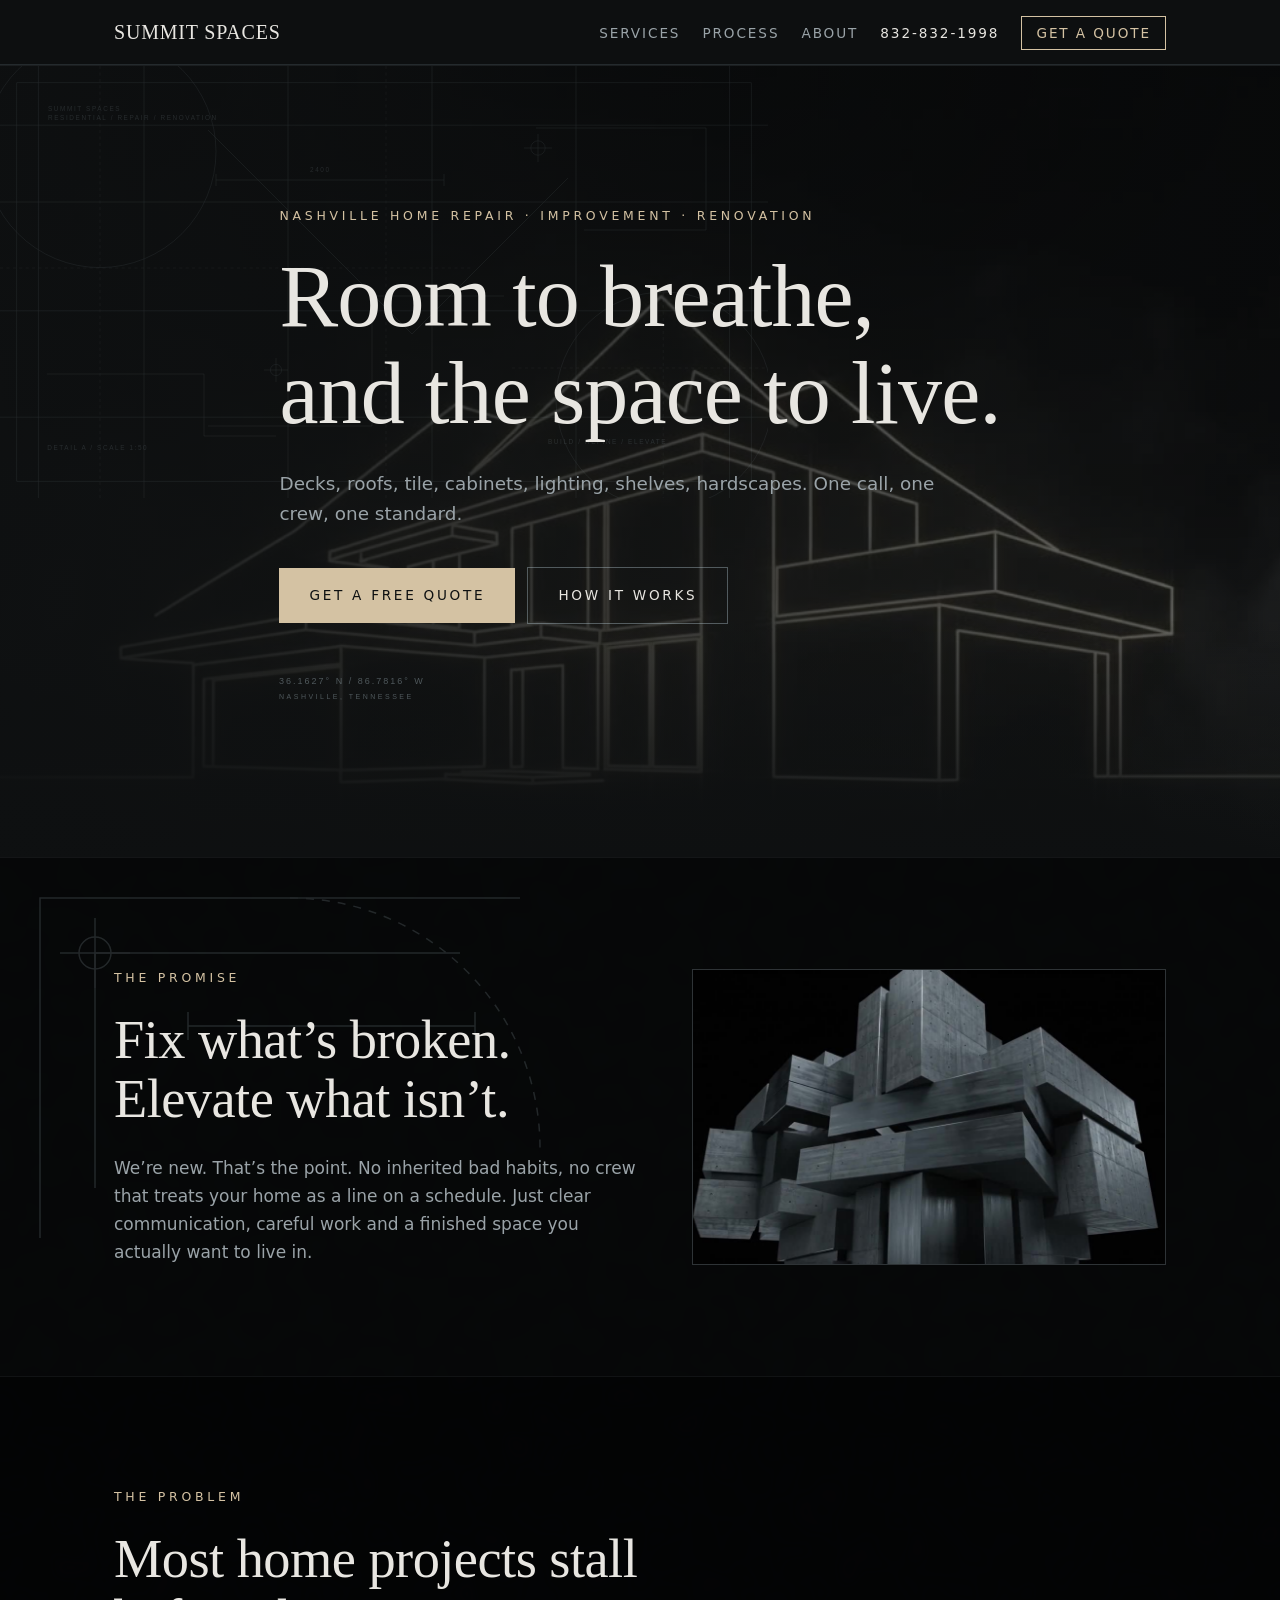
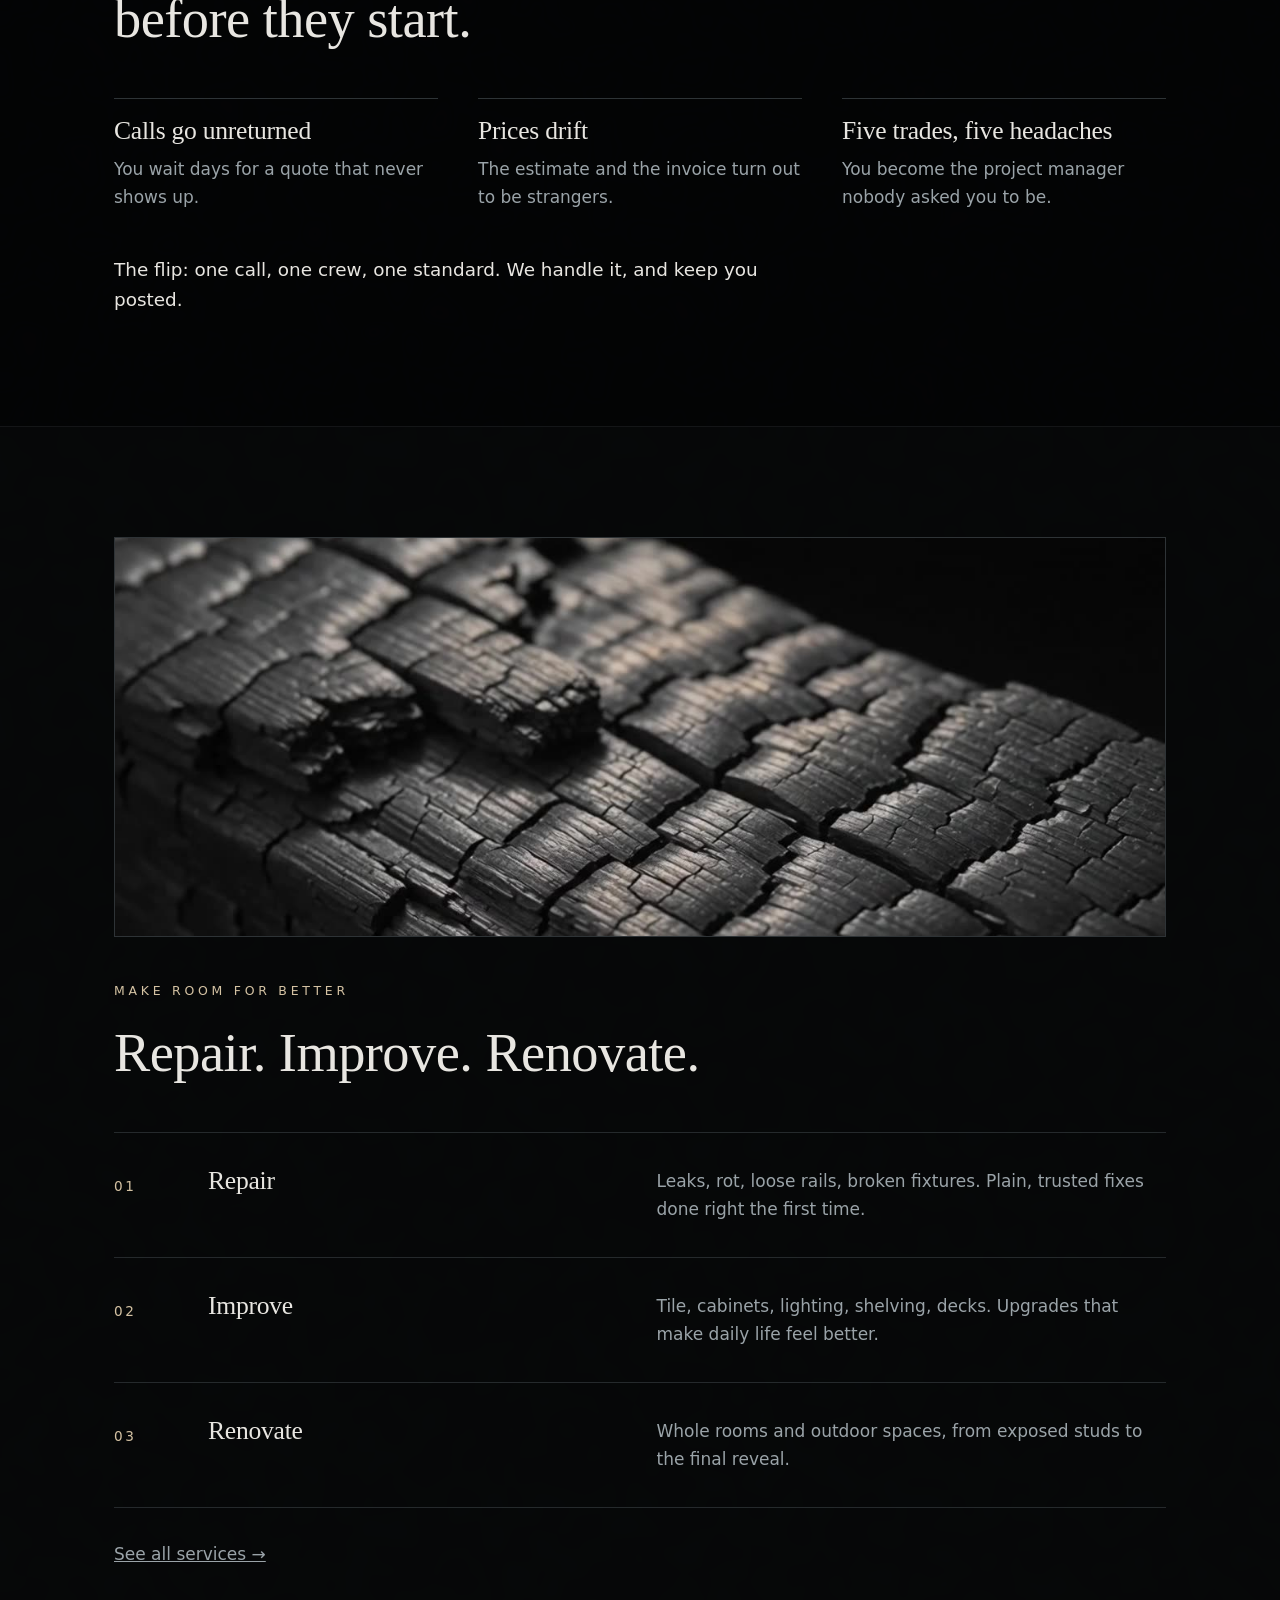
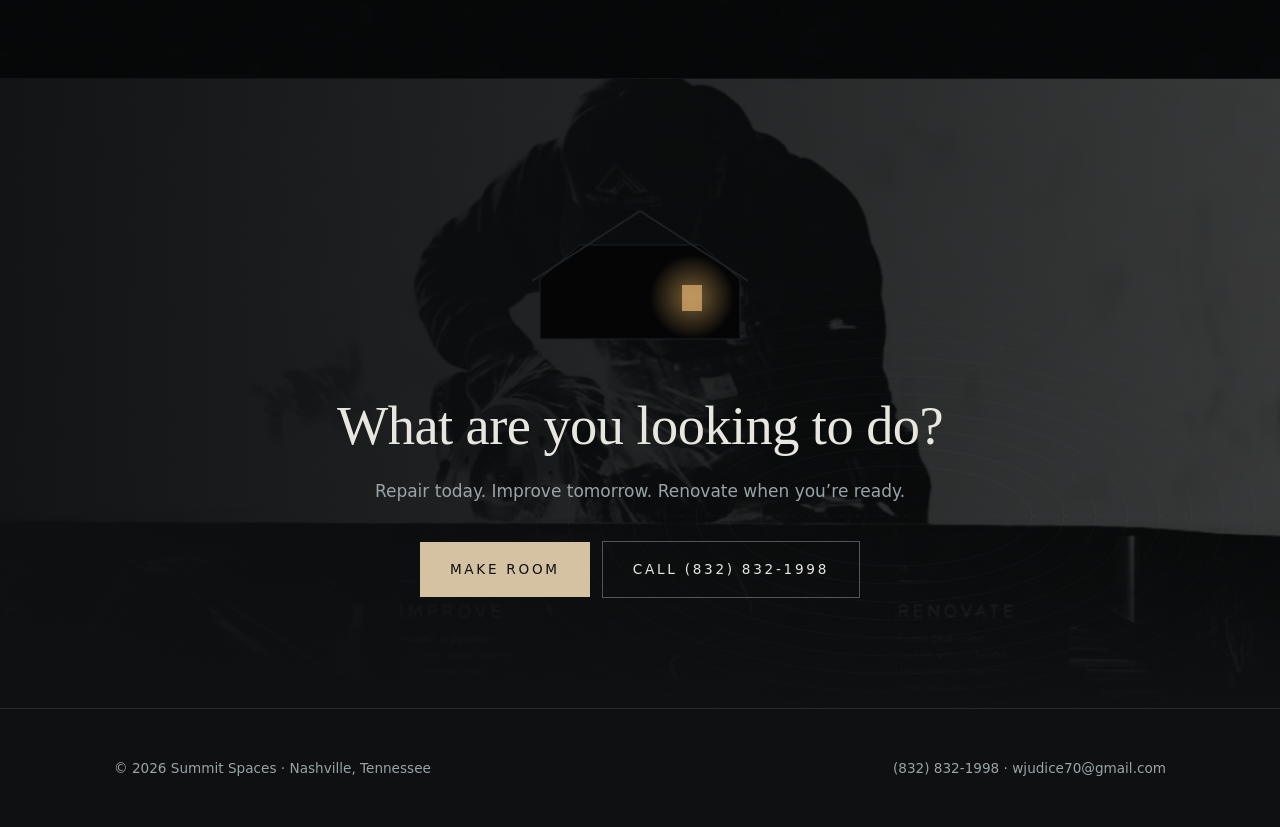
<file: summit-spaces/index.html>
<!doctype html>
<html lang="en"><head><meta charset="utf-8"><meta name="viewport" content="width=device-width,initial-scale=1">
<title>Summit Spaces | Home Repair & Renovation in Nashville</title><meta name="description" content="Room to breathe, and the space to live. One call, one crew, one standard for repairs, improvements and renovations in Nashville.">
<meta property="og:title" content="Summit Spaces | Home Repair & Renovation in Nashville"><meta property="og:description" content="Room to breathe, and the space to live. One call, one crew, one standard for repairs, improvements and renovations in Nashville."><meta name="theme-color" content="#0e1011">
<link rel="stylesheet" href="style.css"></head><body>
<header class="site"><div class="wrap"><a class="brand" href="index.html">SUMMIT SPACES</a><nav><a href="services.html">Services</a><a href="process.html">Process</a><a href="about.html">About</a><a class="phone" href="tel:+18328321998">832-832-1998</a><a class="cta" href="quote.html">Get a quote</a></nav></div></header>
<main>
<section class="section hero"><video class="bgvid" autoplay muted loop playsinline preload="metadata" poster="assets/video/hero-house-to-mountain.jpg" aria-hidden="true"><source src="assets/video/hero-house-to-mountain.mp4" type="video/mp4"></video><div class="shade"></div><img class="bp tl" src="assets/01_blueprint_full.svg" alt="" aria-hidden="true"><div class="wrap"><span class="eyebrow">Nashville home repair &middot; improvement &middot; renovation</span><h1>Room to breathe,<br>and the space to live.</h1><p>Decks, roofs, tile, cabinets, lighting, shelves, hardscapes. One call, one crew, one standard.</p><a class="btn" href="quote.html">Get a free quote</a><a class="btn ghost" href="process.html">How it works</a><img class="stamp" src="assets/11_nashville_coordinate_stamp.svg" alt="36.1627 N, 86.7816 W, Nashville, Tennessee"></div></section>
<section class="section alt"><img class="bp tl" src="assets/02_blueprint_corner_top_left.svg" alt="" aria-hidden="true"><div class="wrap split"><div><span class="eyebrow">The promise</span><h2>Fix what&rsquo;s broken.<br>Elevate what isn&rsquo;t.</h2><p style="margin-top:24px">We&rsquo;re new. That&rsquo;s the point. No inherited bad habits, no crew that treats your home as a line on a schedule. Just clear communication, careful work and a finished space you actually want to live in.</p></div><video class="clip" autoplay muted loop playsinline preload="metadata" poster="assets/video/modular-construct.jpg" aria-hidden="true"><source src="assets/video/modular-construct.mp4" type="video/mp4"></video></div></section>
<section class="section"><div class="wrap"><span class="eyebrow">The problem</span><h2>Most home projects stall<br>before they start.</h2><div class="cols"><div><h3>Calls go unreturned</h3><p>You wait days for a quote that never shows up.</p></div><div><h3>Prices drift</h3><p>The estimate and the invoice turn out to be strangers.</p></div><div><h3>Five trades, five headaches</h3><p>You become the project manager nobody asked you to be.</p></div></div><p style="margin-top:44px;color:var(--text);font-size:1.15rem">The flip: one call, one crew, one standard. We handle it, and keep you posted.</p></div></section>
<section class="section alt"><div class="wrap"><video class="clip wide" autoplay muted loop playsinline preload="metadata" poster="assets/video/materials.jpg" aria-hidden="true"><source src="assets/video/materials.mp4" type="video/mp4"></video><span class="eyebrow">Make room for better</span><h2>Repair. Improve. Renovate.</h2><div class="rows">
<div class="row"><span class="n">01</span><h3>Repair</h3><p>Leaks, rot, loose rails, broken fixtures. Plain, trusted fixes done right the first time.</p></div>
<div class="row"><span class="n">02</span><h3>Improve</h3><p>Tile, cabinets, lighting, shelving, decks. Upgrades that make daily life feel better.</p></div>
<div class="row"><span class="n">03</span><h3>Renovate</h3><p>Whole rooms and outdoor spaces, from exposed studs to the final reveal.</p></div></div>
<p style="margin-top:32px"><a href="services.html">See all services &rarr;</a></p></div></section>
<section class="section"><video class="bgvid dim" autoplay muted loop playsinline preload="none" poster="assets/video/workshop.jpg" aria-hidden="true"><source src="assets/video/workshop.mp4" type="video/mp4"></video><div class="shade"></div><img class="bp br" src="assets/09_basecamp_contours.svg" alt="" aria-hidden="true"><div class="wrap cta-block"><img class="house" src="assets/17_house_window.svg" alt="" aria-hidden="true"><h2>What are you looking to do?</h2><p>Repair today. Improve tomorrow. Renovate when you&rsquo;re ready.</p><a class="btn" href="quote.html">Make room</a><a class="btn ghost" href="tel:+18328321998">Call (832) 832-1998</a></div></section></main>
<footer class="site"><div class="wrap"><span>&copy; 2026 Summit Spaces &middot; Nashville, Tennessee</span><span><a href="tel:+18328321998">(832) 832-1998</a> &middot; <a href="mailto:wjudice70@gmail.com">wjudice70@gmail.com</a></span></div></footer>
<div class="callbar"><a href="tel:+18328321998">Call</a><a href="sms:+18328321998">Text</a><a href="quote.html">Free quote</a></div>
<script type="application/ld+json">{"@context":"https://schema.org","@type":"HomeAndConstructionBusiness","name":"Summit Spaces","telephone":"+1-832-832-1998","email":"wjudice70@gmail.com","areaServed":"Nashville, TN","slogan":"Room to Breathe, and the Space to Live"}</script>
</body></html>
</file>
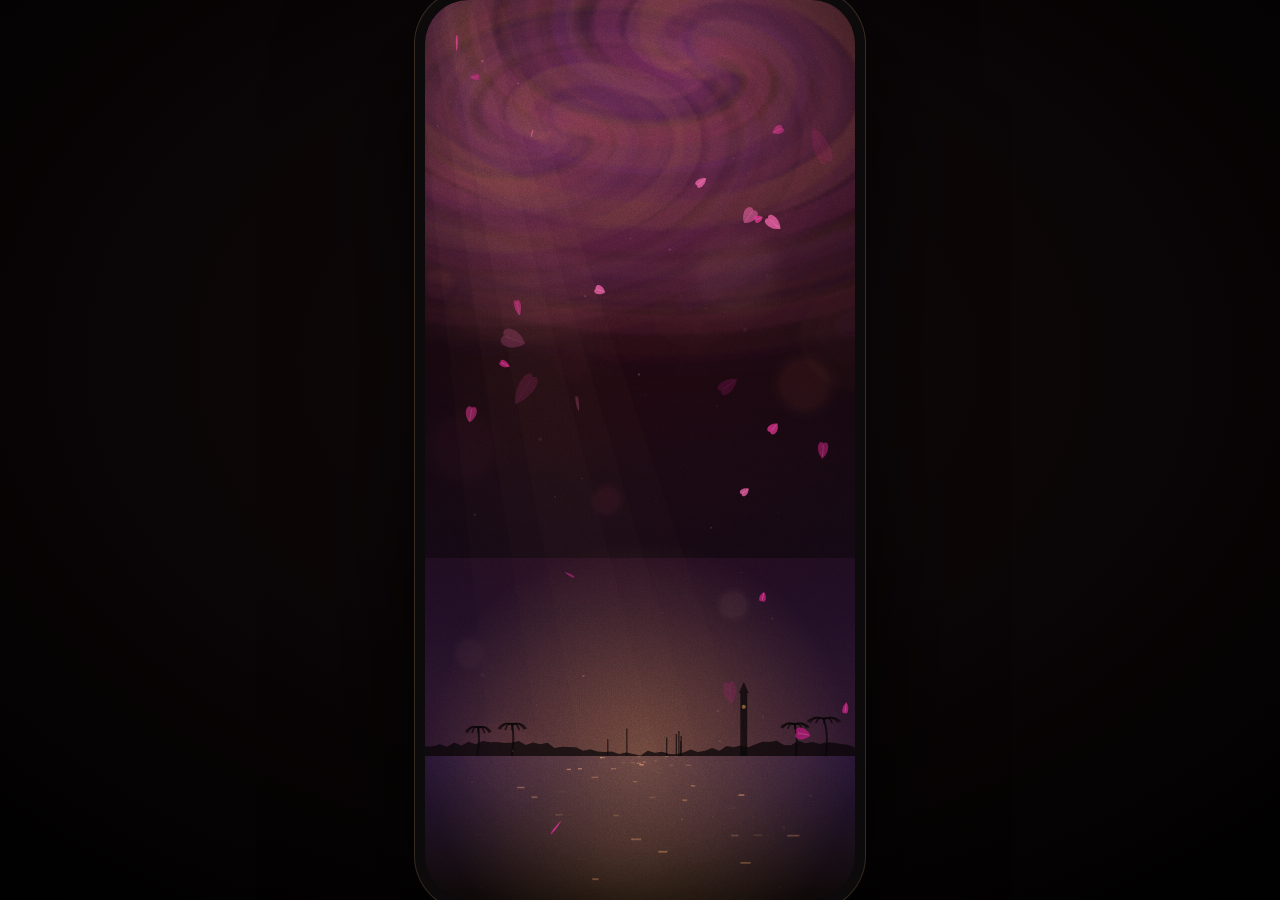
<file: yavas-yavas/app/index.html>
<!doctype html>
<html lang="tr">
<head>
  <meta charset="utf-8">
  <meta name="viewport" content="width=device-width, initial-scale=1, viewport-fit=cover">
  <meta name="theme-color" content="#050405">
  <meta name="apple-mobile-web-app-capable" content="yes">
  <meta name="apple-mobile-web-app-status-bar-style" content="black-translucent">
  <title>Yavaş Yavaş</title>
  <link rel="manifest" href="manifest.webmanifest">
  <link rel="icon" href="icons/icon.svg" type="image/svg+xml">
  <link rel="apple-touch-icon" href="icons/icon-180.png">
  <link rel="stylesheet" href="css/app.css">
</head>
<body>
  <div id="app">
  <svg width="0" height="0" style="position:absolute" aria-hidden="true"><defs>
    <radialGradient id="petal-lit" cx=".3" cy=".22" r=".95"><stop offset="0" stop-color="#7a1a28"/><stop offset=".45" stop-color="#3a0a12"/><stop offset="1" stop-color="#0c0205"/></radialGradient>
    <radialGradient id="seal-lit" cx=".35" cy=".3" r=".8"><stop offset="0" stop-color="#d0485a"/><stop offset=".6" stop-color="#8f1d2e"/><stop offset="1" stop-color="#4a0c16"/></radialGradient>
    <path id="petal-path" d="M30 78C9 62 2 36 9 18 14 6 24 2 30 9 36 2 46 6 51 18 58 36 51 62 30 78Z"/>
  </defs></svg>
  <canvas id="atmos" class="atmos" aria-hidden="true"></canvas>
  <div class="grain" aria-hidden="true"></div>
  <div class="vignette" aria-hidden="true"></div>
  <div id="cut" class="cut" aria-hidden="true"></div>

  <!-- Home: the black rose -->
  <section id="home" class="view is-active" aria-labelledby="wm">
    <div class="home-glow" aria-hidden="true"></div>
    <div class="rose-wrap" aria-hidden="true"><div class="rose-drift"><svg id="rose" class="rose"></svg></div></div>
    <div class="home-copy">
      <h1 id="wm" class="wordmark"><span class="wm-line">Yavaş</span> <span class="wm-line">Yavaş</span></h1>
      <p class="tagline" data-t="tagline"></p>
      <p class="where" id="where"></p>
      <div class="meter" aria-hidden="true"><i id="meter"></i></div>
      <ol class="track" id="track" aria-hidden="true"></ol>
      <button class="cta" id="begin" hidden></button>
      <button class="story-tile" id="story-tile" hidden>
        <span class="story-thumb" aria-hidden="true"><svg viewBox="0 0 60 80"><use href="#petal-path"/></svg></span>
        <span class="story-words"><span class="kicker" data-t="storyKicker"></span><span class="story-name" data-t="story"></span></span>
        <svg class="story-play" viewBox="0 0 24 24" aria-hidden="true"><path d="M9 6l9 6-9 6z"/></svg>
      </button>
    </div>
  </section>

  <!-- Journey: the map -->
  <section id="journey" class="view" aria-labelledby="jt">
    <div class="map-wrap"><canvas id="map" aria-label=""></canvas></div>
    <header class="view-head"><p class="kicker" id="j-kicker"></p><h2 id="jt" class="view-title" data-t="journey"></h2></header>
    <div class="stop-card" id="stop-card"></div>
    <div class="sheet-nav"><button class="round" id="stop-prev" aria-label="‹"><svg viewBox="0 0 24 24"><path d="M15 5l-7 7 7 7"/></svg></button><button class="round" id="stop-next" aria-label="›"><svg viewBox="0 0 24 24"><path d="M9 5l7 7-7 7"/></svg></button></div>
    <ol class="stop-list" id="stop-list"></ol>
  </section>

  <!-- Today -->
  <section id="today" class="view" aria-labelledby="tt">
    <header class="view-head"><p class="kicker" id="t-kicker"></p><h2 id="tt" class="view-title" data-t="today"></h2></header>
    <div class="pager" id="pager">
    <section class="page petals">
      <h3 class="section-title" data-t="petals"></h3>
      <p class="hint" data-t="petalsHint"></p>
      <div class="petal-grid" id="letter-petals"></div>
    </section>
    <section class="page wins">
      <h3 class="section-title" data-t="smallWins"></h3>
      <p class="hint" data-t="smallWinsHint"></p>
      <div class="sky-wrap"><canvas id="sky" class="sky" aria-hidden="true"></canvas><p class="wins-count" id="wins-count"></p></div>
      <div class="win-grid" id="win-grid"></div>
    </section>
    <section class="page notes">
      <h3 class="section-title" data-t="openWhen"></h3>
      <p class="hint" data-t="openWhenHint"></p>
      <div class="petal-grid" id="note-list"></div>
    </section>
    </div>
    <div class="dots" id="dots" aria-hidden="true"><i class="on"></i><i></i><i></i></div>
  </section>

  <!-- Bottom navigation -->
  <nav class="tabs" id="tabs" aria-label="">
    <i class="dock-light" aria-hidden="true"></i>
    <button data-go="home"><svg viewBox="0 0 24 24"><path d="M12 20c-4-2-7-5-7-9a4 4 0 0 1 7-2.6A4 4 0 0 1 19 11c0 4-3 7-7 9z"/></svg><span data-t="rose"></span></button>
    <button data-go="story"><svg viewBox="0 0 24 24"><path d="M5 4h9a5 5 0 0 1 5 5v11H10a5 5 0 0 1-5-5zM9 9h6M9 13h6"/></svg><span data-t="story"></span></button>
    <button data-go="journey"><svg viewBox="0 0 24 24"><path d="M4 18c3-1 4-6 8-6s4 4 8 2M6 18a2 2 0 1 1-.1 0M18 6l2 2-2 2-2-2z"/></svg><span data-t="journey"></span></button>
    <button data-go="today"><svg viewBox="0 0 24 24"><path d="M12 3v2M12 19v2M3 12h2M19 12h2M5.6 5.6 7 7M17 17l1.4 1.4M5.6 18.4 7 17M17 7l1.4-1.4"/><circle cx="12" cy="12" r="4"/></svg><span data-t="today"></span></button>
  </nav>
  <button class="lang" id="lang"></button>

  <!-- The film player: story chapters, arrivals, milestones -->
  <section id="film" class="film" hidden aria-live="polite">
    <canvas id="film-canvas" class="film-canvas" aria-hidden="true"></canvas>
    <div class="scrim" aria-hidden="true"></div>
    <div class="film-top">
      <button class="round" id="film-close"><svg viewBox="0 0 24 24"><path d="M6 6l12 12M18 6 6 18"/></svg></button>
      <ol class="ticks" id="ticks" aria-hidden="true"></ol>
    </div>
    <button class="tap tap-back" id="tap-back" data-t-label="back"></button>
    <button class="tap tap-next" id="tap-next" data-t-label="next"></button>
    <div class="film-copy" id="film-copy">
      <p class="kicker" id="f-kicker"></p>
      <h2 class="film-title" id="f-title"></h2>
      <p class="film-text" id="f-text"></p>
      <button class="cta" id="f-cta" hidden></button>
      <p class="tap-hint" id="f-hint"></p>
    </div>
  </section>

  <!-- Open-when note -->
  <div class="modal" id="modal" hidden role="dialog" aria-modal="true" aria-labelledby="m-title">
    <div class="modal-card">
      <p class="kicker" id="m-kicker"></p>
      <h3 class="modal-title" id="m-title"></h3>
      <p class="modal-text" id="m-text"></p>
      <img class="modal-photo" id="m-photo" alt="" hidden>
      <p class="signature" id="m-sign"></p>
      <button class="cta" id="m-close" data-t="close"></button>
    </div>
  </div>

  <div class="toast" id="toast" role="status"></div>
  <div class="preview-bar" id="preview-bar" hidden>
    <span data-t="previewOn"></span>
    <button data-add="1">+1</button><button data-add="24">+24</button><button data-reset>↺</button>
  </div>

  </div>

  <script src="js/core.js"></script>
  <script src="js/paint.js"></script>
  <script src="js/atmos.js"></script>
  <script src="js/rose.js"></script>
  <script src="js/story.js"></script>
  <script src="js/story-fx.js"></script>
  <script src="js/story-rose.js"></script>
  <script src="js/cities.js"></script>
  <script src="js/map.js"></script>
  <script src="js/lanterns.js"></script>
  <script src="js/main.js"></script>
</body>
</html>
</file>
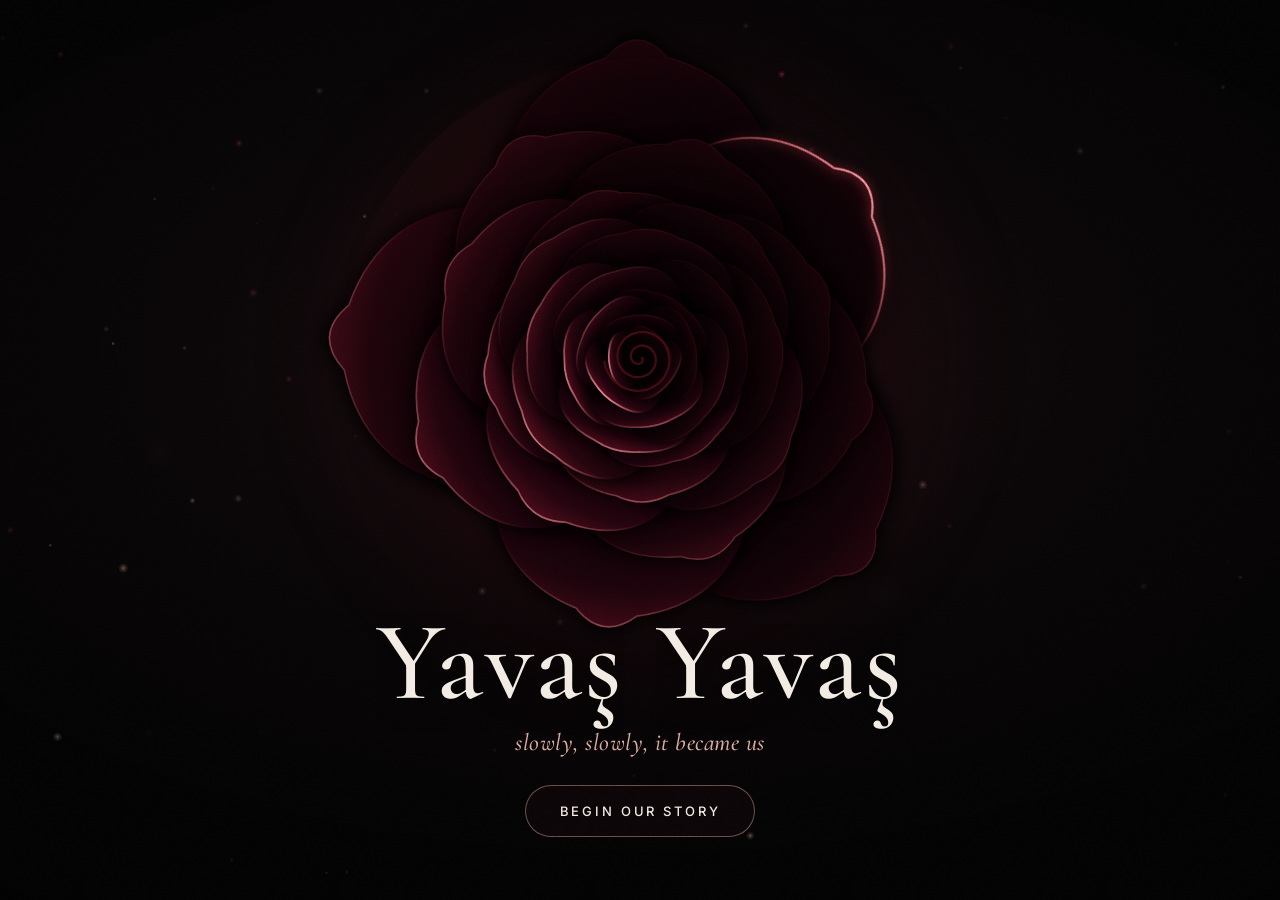
<file: yavas-yavas/prototype/index.html>
<!doctype html>
<html lang="en">
<head>
<meta charset="utf-8">
<meta name="viewport" content="width=device-width, initial-scale=1, viewport-fit=cover">
<meta name="theme-color" content="#050405">
<title>Yavaş Yavaş</title>
<link rel="stylesheet" href="style.css">
</head>
<body>

<!-- Scene 0: home. The black rose; each outer petal is one step of the journey. -->
<section class="scene scene-home" id="home" aria-label="Home">
  <div class="home-glow" aria-hidden="true"></div>
  <canvas class="dust" aria-hidden="true"></canvas>
  <div class="rose-wrap" aria-hidden="true">
    <svg class="rose" viewBox="-300 -300 600 600"></svg>
  </div>
  <div class="lift-wrap" aria-hidden="true">
    <svg class="lift" viewBox="-300 -300 600 600"></svg>
  </div>
  <div class="home-copy">
    <h1 class="wordmark">
      <span class="wm-line">Yavaş</span>
      <span class="wm-line">Yavaş</span>
    </h1>
    <p class="tagline">slowly, slowly, it became us</p>
    <button class="cta" type="button" data-go="step-1">
      <span>Begin our story</span>
    </button>
  </div>
</section>

<!-- Scene 1: first petal / Our Story. Night city with shallow depth of field. -->
<section class="scene scene-step" id="step-1" aria-label="Chapter one" hidden>
  <canvas class="city" aria-hidden="true"></canvas>
  <svg class="falling-petal" viewBox="-50 -70 100 115" aria-hidden="true"></svg>
  <div class="scrim" aria-hidden="true"></div>

  <header class="step-top">
    <button class="back" type="button" data-go="home" aria-label="Back to the rose">
      <svg viewBox="0 0 24 24" aria-hidden="true"><path d="M15 5l-7 7 7 7"/></svg>
    </button>
    <ol class="petals" aria-label="Journey progress"></ol>
  </header>

  <div class="step-copy">
    <p class="kicker">Chapter I &middot; Our Story</p>
    <h2 class="step-title">Where it began</h2>
    <div class="story">
      <p>One city. Two strangers. A night that refused to end.</p>
      <p>We did not fall fast. We fell <em>yavaş yavaş</em>, slowly, slowly, and that is why it held.</p>
    </div>
    <button class="cta cta-small" type="button" disabled>
      <span>Next chapter</span>
    </button>
  </div>
</section>

<div class="grain" aria-hidden="true"></div>
<div class="vignette" aria-hidden="true"></div>
<div class="curtain" aria-hidden="true"></div>

<script src="app.js"></script>
</body>
</html>
</file>
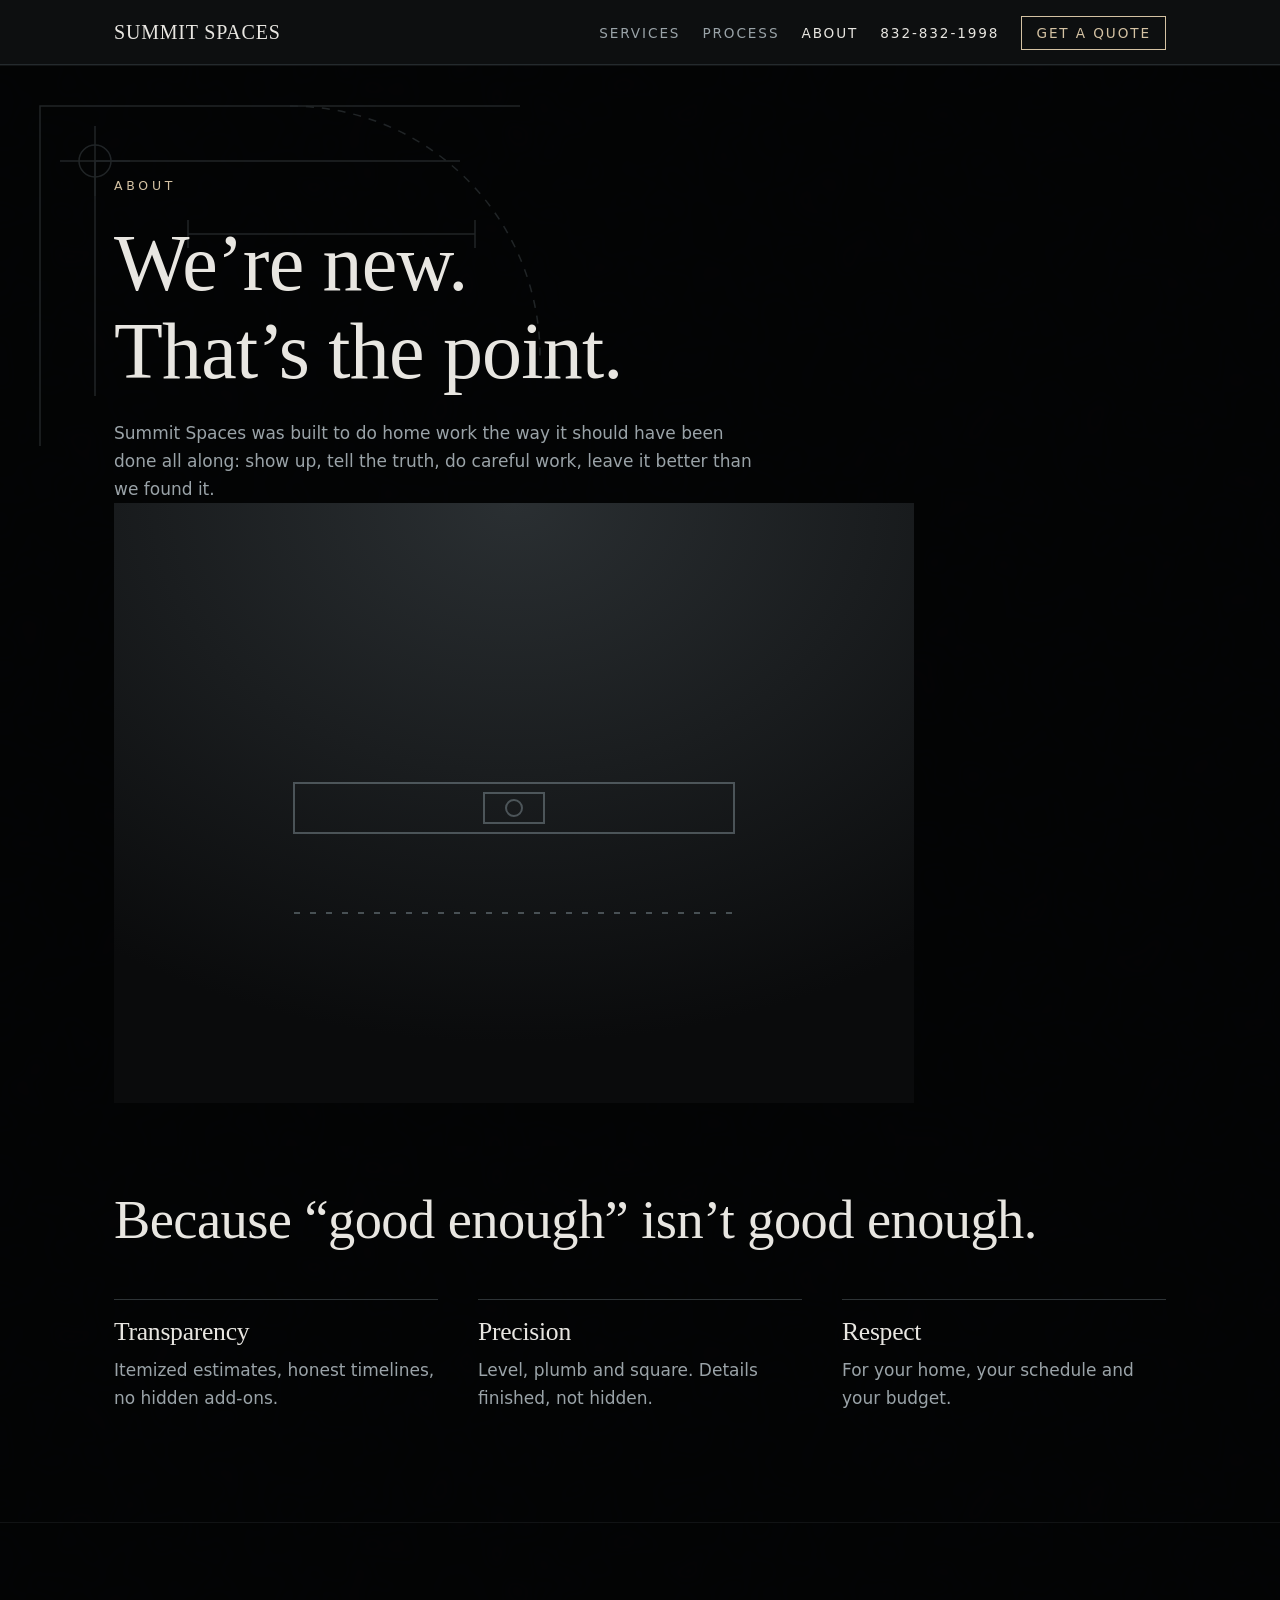
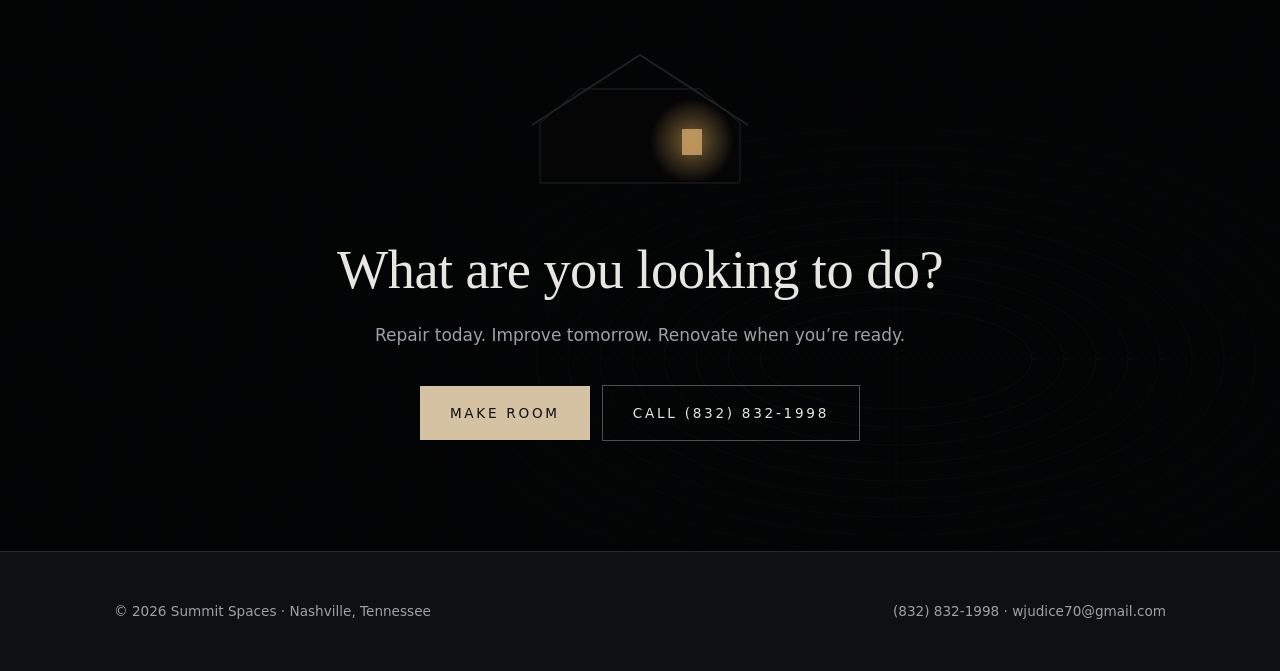
<file: summit-spaces/about.html>
<!doctype html>
<html lang="en"><head><meta charset="utf-8"><meta name="viewport" content="width=device-width,initial-scale=1">
<title>About | Summit Spaces Nashville</title><meta name="description" content="We're new. That's the point. Transparency, precision and respect in every Nashville home we touch.">
<meta property="og:title" content="About | Summit Spaces Nashville"><meta property="og:description" content="We're new. That's the point. Transparency, precision and respect in every Nashville home we touch."><meta name="theme-color" content="#0e1011">
<meta property="og:type" content="website"><meta property="og:site_name" content="Summit Spaces"><meta property="og:image" content="/og-image.jpg"><meta property="og:image:width" content="1200"><meta property="og:image:height" content="630"><meta name="twitter:card" content="summary_large_image">
<link rel="icon" href="/favicon.svg" type="image/svg+xml"><link rel="icon" href="/favicon-32.png" sizes="32x32" type="image/png"><link rel="apple-touch-icon" href="/apple-touch-icon.png">
<link rel="stylesheet" href="style.css"></head><body>
<header class="site"><div class="wrap"><a class="brand" href="index.html">SUMMIT SPACES</a><nav><a href="services.html">Services</a><a href="process.html">Process</a><a href="about.html" aria-current=page>About</a><a class="phone" href="tel:+18328321998">832-832-1998</a><a class="cta" href="quote.html">Get a quote</a></nav></div></header>
<main>
<section class="section"><img class="bp tl" src="assets/02_blueprint_corner_top_left.svg" alt="" aria-hidden="true"><div class="wrap"><span class="eyebrow">About</span><h1 class="big">We&rsquo;re new.<br>That&rsquo;s the point.</h1><p style="margin-top:24px">Summit Spaces was built to do home work the way it should have been done all along: show up, tell the truth, do careful work, leave it better than we found it.</p>
<figure class="ph wide"><img src="assets/photos/about.svg" alt="Level on a finished surface" width="800" height="600" loading="lazy"></figure>
<h2 style="margin-top:80px">Because &ldquo;good enough&rdquo; isn&rsquo;t good enough.</h2><div class="cols"><div><h3>Transparency</h3><p>Itemized estimates, honest timelines, no hidden add-ons.</p></div><div><h3>Precision</h3><p>Level, plumb and square. Details finished, not hidden.</p></div><div><h3>Respect</h3><p>For your home, your schedule and your budget.</p></div></div></div></section>
<section class="section"><img class="bp br" src="assets/09_basecamp_contours.svg" alt="" aria-hidden="true"><div class="wrap cta-block"><img class="house" src="assets/17_house_window.svg" alt="" aria-hidden="true"><h2>What are you looking to do?</h2><p>Repair today. Improve tomorrow. Renovate when you&rsquo;re ready.</p><a class="btn" href="quote.html">Make room</a><a class="btn ghost" href="tel:+18328321998">Call (832) 832-1998</a></div></section></main>
<footer class="site"><div class="wrap"><span>&copy; 2026 Summit Spaces &middot; Nashville, Tennessee</span><span><a href="tel:+18328321998">(832) 832-1998</a> &middot; <a href="mailto:wjudice70@gmail.com">wjudice70@gmail.com</a></span></div></footer>
<div class="callbar"><a href="tel:+18328321998">Call</a><a href="sms:+18328321998">Text</a><a href="quote.html">Free quote</a></div>
<script type="application/ld+json">{"@context":"https://schema.org","@type":"HomeAndConstructionBusiness","name":"Summit Spaces","telephone":"+1-832-832-1998","email":"wjudice70@gmail.com","areaServed":"Nashville, TN","slogan":"Room to Breathe, and the Space to Live"}</script>
</body></html>
</file>
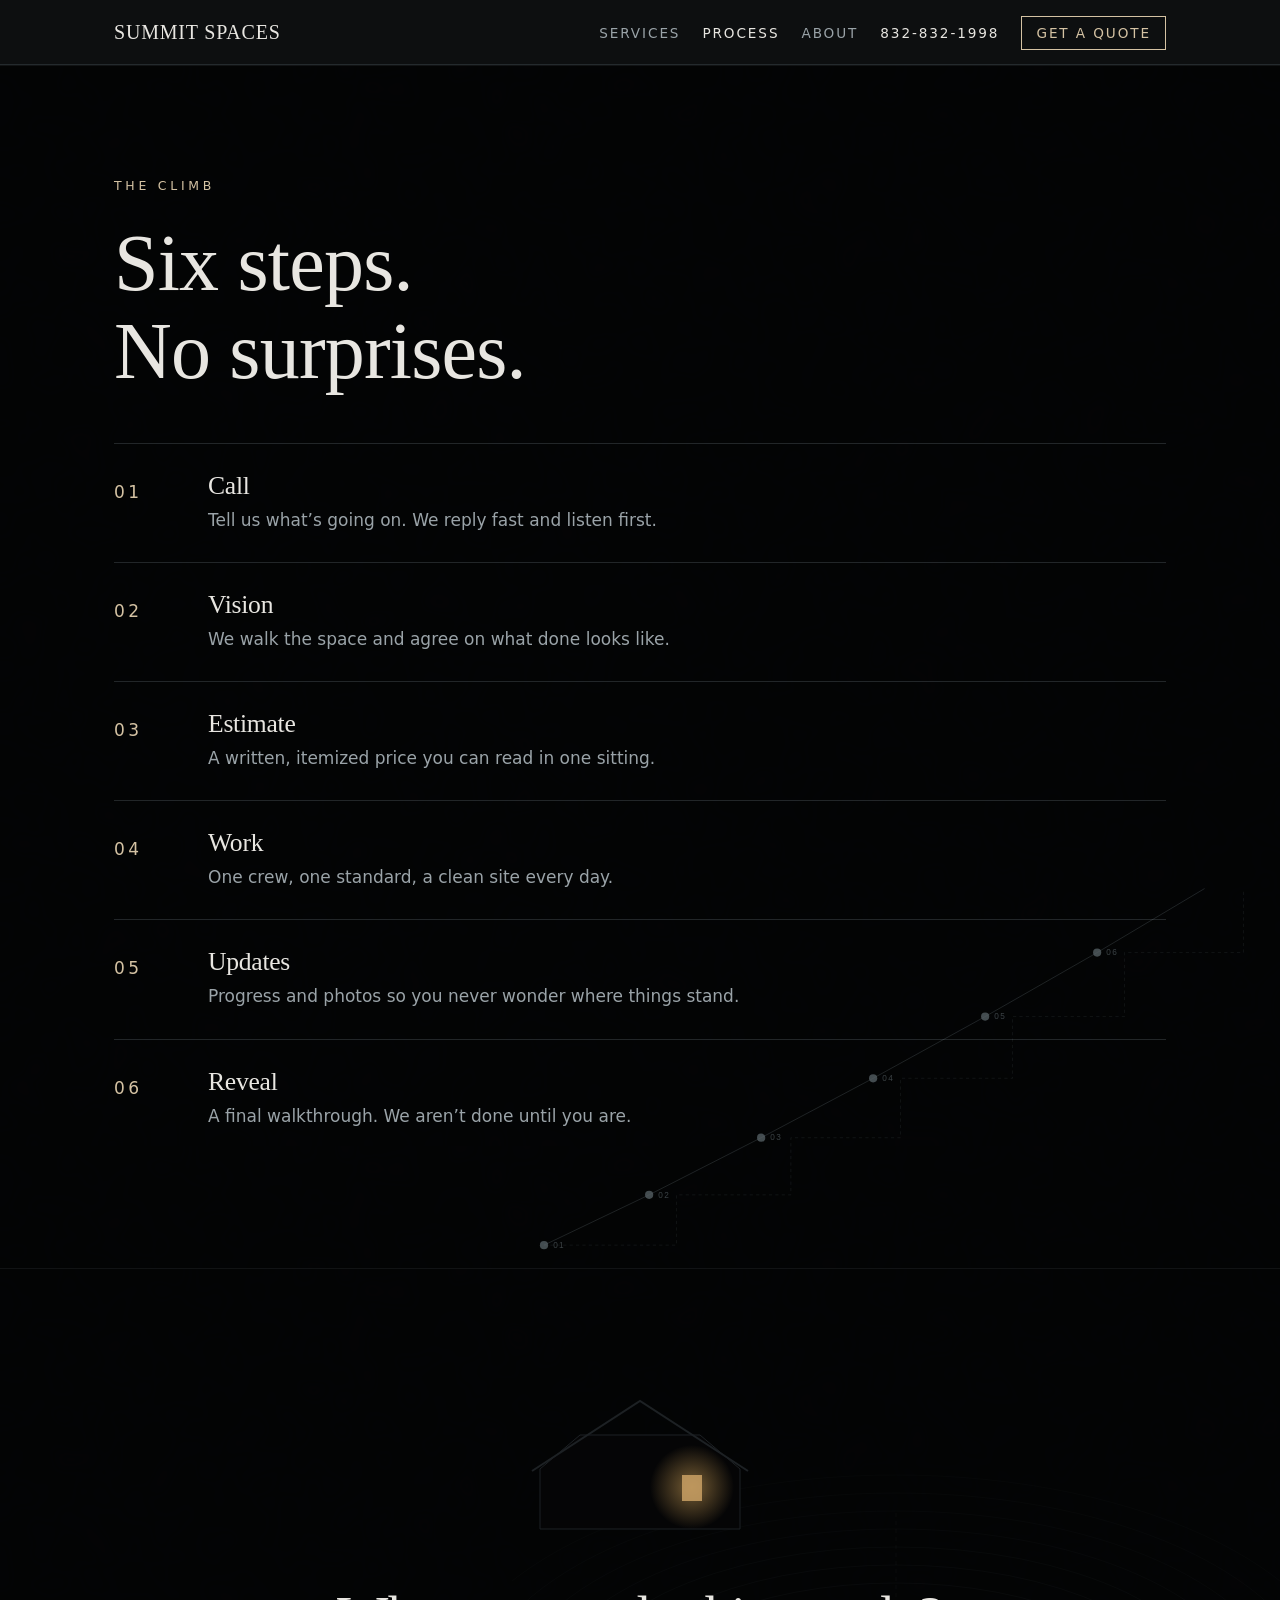
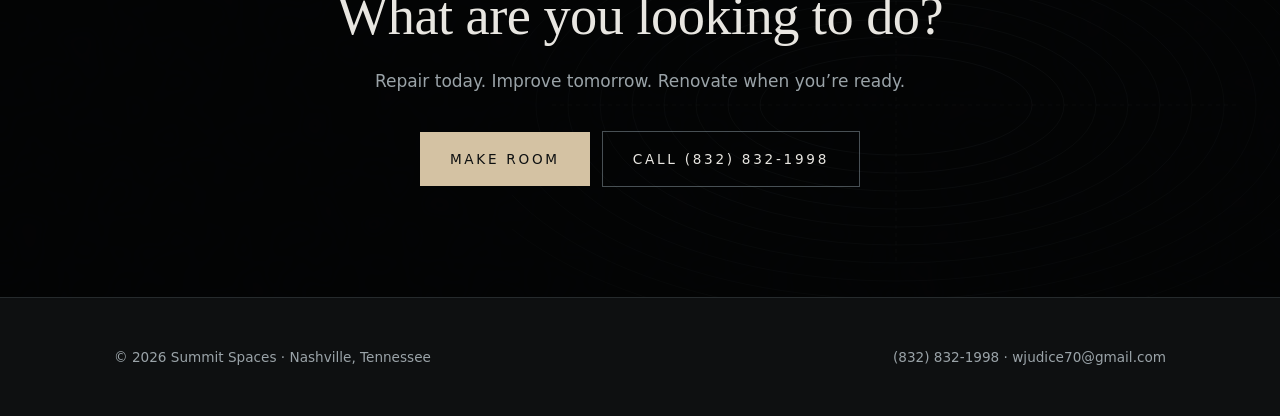
<file: summit-spaces/process.html>
<!doctype html>
<html lang="en"><head><meta charset="utf-8"><meta name="viewport" content="width=device-width,initial-scale=1">
<title>Process | Summit Spaces Nashville</title><meta name="description" content="Six clear steps from the first call to the final reveal.">
<meta property="og:title" content="Process | Summit Spaces Nashville"><meta property="og:description" content="Six clear steps from the first call to the final reveal."><meta name="theme-color" content="#0e1011">
<meta property="og:type" content="website"><meta property="og:site_name" content="Summit Spaces"><meta property="og:image" content="/og-image.jpg"><meta property="og:image:width" content="1200"><meta property="og:image:height" content="630"><meta name="twitter:card" content="summary_large_image">
<link rel="icon" href="/favicon.svg" type="image/svg+xml"><link rel="icon" href="/favicon-32.png" sizes="32x32" type="image/png"><link rel="apple-touch-icon" href="/apple-touch-icon.png">
<link rel="stylesheet" href="style.css"></head><body>
<header class="site"><div class="wrap"><a class="brand" href="index.html">SUMMIT SPACES</a><nav><a href="services.html">Services</a><a href="process.html" aria-current=page>Process</a><a href="about.html">About</a><a class="phone" href="tel:+18328321998">832-832-1998</a><a class="cta" href="quote.html">Get a quote</a></nav></div></header>
<main>
<section class="section"><img class="bp br" src="assets/06_climb_elevations.svg" alt="" aria-hidden="true"><div class="wrap"><span class="eyebrow">The climb</span><h1 class="big">Six steps.<br>No surprises.</h1><ol class="steps">
<li><div><h3>Call</h3><p>Tell us what&rsquo;s going on. We reply fast and listen first.</p></div></li>
<li><div><h3>Vision</h3><p>We walk the space and agree on what done looks like.</p></div></li>
<li><div><h3>Estimate</h3><p>A written, itemized price you can read in one sitting.</p></div></li>
<li><div><h3>Work</h3><p>One crew, one standard, a clean site every day.</p></div></li>
<li><div><h3>Updates</h3><p>Progress and photos so you never wonder where things stand.</p></div></li>
<li><div><h3>Reveal</h3><p>A final walkthrough. We aren&rsquo;t done until you are.</p></div></li></ol></div></section>
<section class="section"><img class="bp br" src="assets/09_basecamp_contours.svg" alt="" aria-hidden="true"><div class="wrap cta-block"><img class="house" src="assets/17_house_window.svg" alt="" aria-hidden="true"><h2>What are you looking to do?</h2><p>Repair today. Improve tomorrow. Renovate when you&rsquo;re ready.</p><a class="btn" href="quote.html">Make room</a><a class="btn ghost" href="tel:+18328321998">Call (832) 832-1998</a></div></section></main>
<footer class="site"><div class="wrap"><span>&copy; 2026 Summit Spaces &middot; Nashville, Tennessee</span><span><a href="tel:+18328321998">(832) 832-1998</a> &middot; <a href="mailto:wjudice70@gmail.com">wjudice70@gmail.com</a></span></div></footer>
<div class="callbar"><a href="tel:+18328321998">Call</a><a href="sms:+18328321998">Text</a><a href="quote.html">Free quote</a></div>
<script type="application/ld+json">{"@context":"https://schema.org","@type":"HomeAndConstructionBusiness","name":"Summit Spaces","telephone":"+1-832-832-1998","email":"wjudice70@gmail.com","areaServed":"Nashville, TN","slogan":"Room to Breathe, and the Space to Live"}</script>
</body></html>
</file>
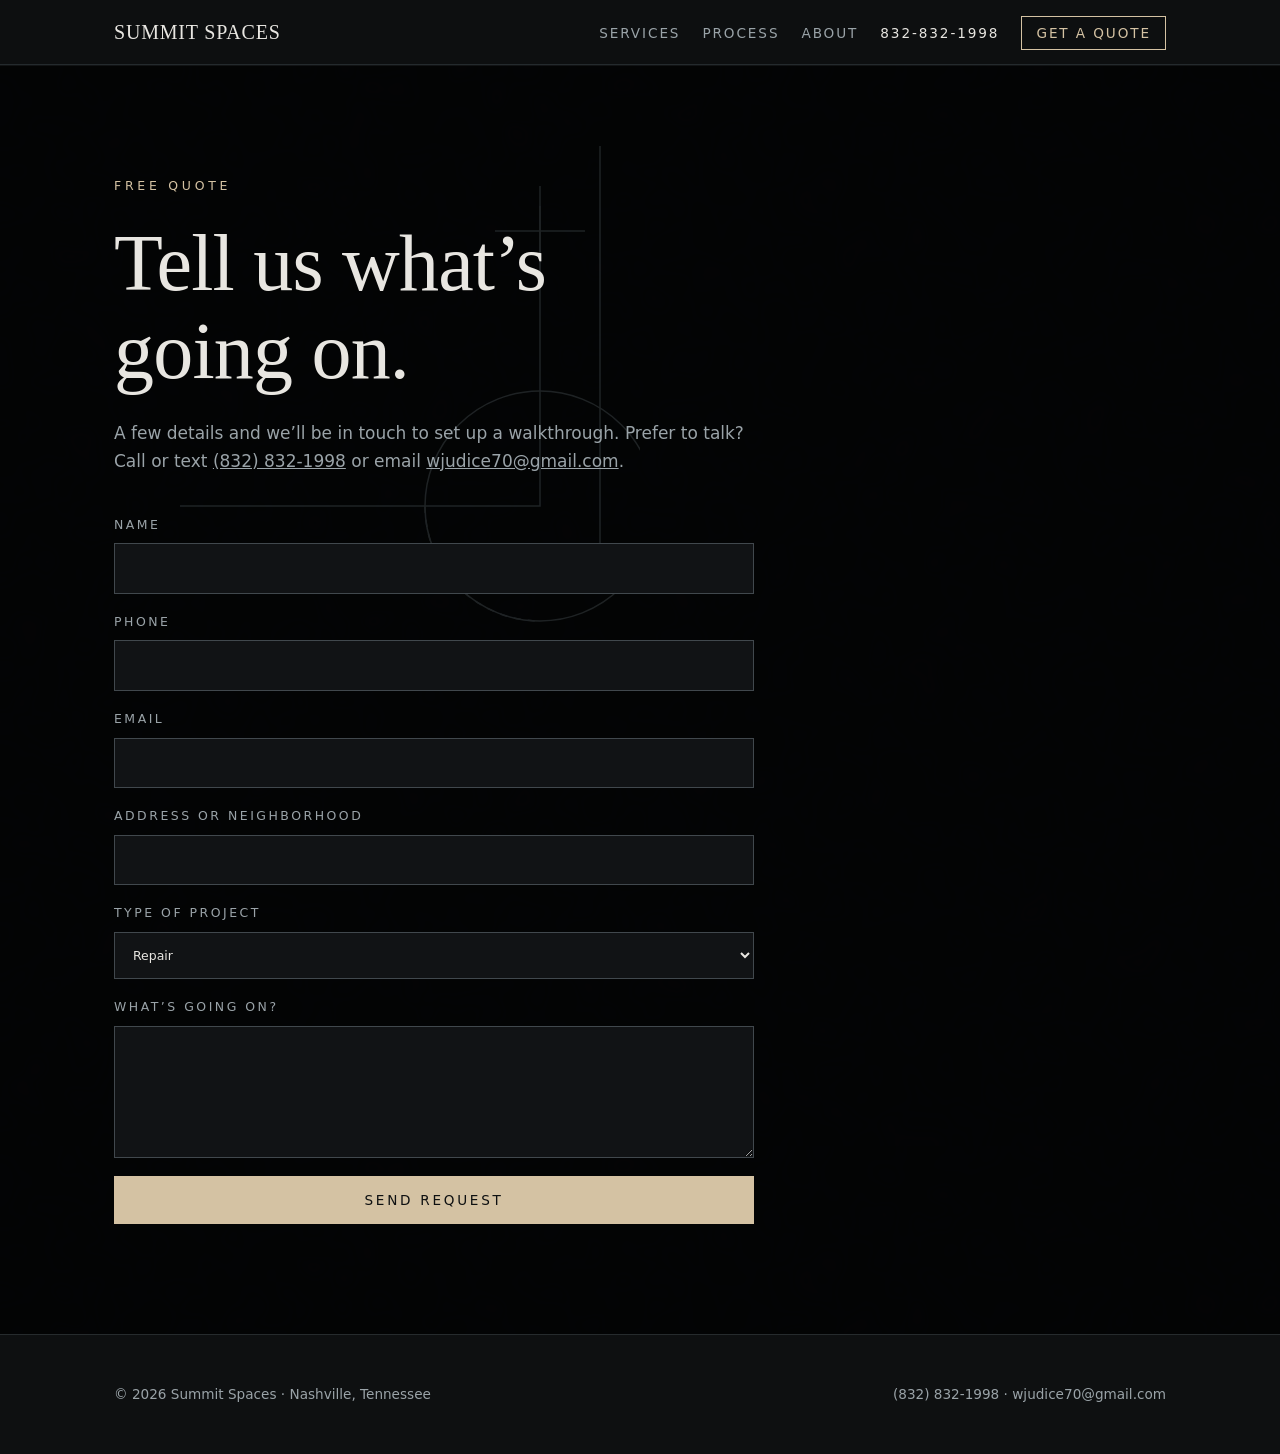
<file: summit-spaces/quote.html>
<!doctype html>
<html lang="en"><head><meta charset="utf-8"><meta name="viewport" content="width=device-width,initial-scale=1">
<title>Get a Free Quote | Summit Spaces Nashville</title><meta name="description" content="Tell us what's going on. We'll follow up with next steps for your Nashville home project.">
<meta property="og:title" content="Get a Free Quote | Summit Spaces Nashville"><meta property="og:description" content="Tell us what's going on. We'll follow up with next steps for your Nashville home project."><meta name="theme-color" content="#0e1011">
<meta property="og:type" content="website"><meta property="og:site_name" content="Summit Spaces"><meta property="og:image" content="/og-image.jpg"><meta property="og:image:width" content="1200"><meta property="og:image:height" content="630"><meta name="twitter:card" content="summary_large_image">
<link rel="icon" href="/favicon.svg" type="image/svg+xml"><link rel="icon" href="/favicon-32.png" sizes="32x32" type="image/png"><link rel="apple-touch-icon" href="/apple-touch-icon.png">
<link rel="stylesheet" href="style.css"></head><body>
<header class="site"><div class="wrap"><a class="brand" href="index.html">SUMMIT SPACES</a><nav><a href="services.html">Services</a><a href="process.html">Process</a><a href="about.html">About</a><a class="phone" href="tel:+18328321998">832-832-1998</a><a class="cta" href="quote.html">Get a quote</a></nav></div></header>
<main>
<section class="section"><img class="bp tl" src="assets/03_blueprint_corner_bottom_right.svg" alt="" aria-hidden="true"><div class="wrap"><span class="eyebrow">Free quote</span><h1 class="big">Tell us what&rsquo;s<br>going on.</h1><p style="margin-top:24px">A few details and we&rsquo;ll be in touch to set up a walkthrough. Prefer to talk? Call or text <a href="tel:+18328321998">(832) 832-1998</a> or email <a href="mailto:wjudice70@gmail.com">wjudice70@gmail.com</a>.</p>
<form name="quote" method="POST" action="thanks.html" data-netlify="true" netlify-honeypot="bot-field">
<input type="hidden" name="form-name" value="quote"><p class="hp"><label>Don&rsquo;t fill this out <input name="bot-field"></label></p>
<label>Name<input name="name" required autocomplete="name"></label>
<label>Phone<input name="phone" type="tel" required autocomplete="tel"></label>
<label>Email<input name="email" type="email" required autocomplete="email"></label>
<label>Address or neighborhood<input name="location" autocomplete="street-address"></label>
<label>Type of project<select name="type"><option>Repair</option><option>Improve</option><option>Renovate</option><option>Not sure yet</option></select></label>
<label>What&rsquo;s going on?<textarea name="details" rows="5" required></textarea></label>
<button class="btn" type="submit">Send request</button></form></div></section></main>
<footer class="site"><div class="wrap"><span>&copy; 2026 Summit Spaces &middot; Nashville, Tennessee</span><span><a href="tel:+18328321998">(832) 832-1998</a> &middot; <a href="mailto:wjudice70@gmail.com">wjudice70@gmail.com</a></span></div></footer>
<div class="callbar"><a href="tel:+18328321998">Call</a><a href="sms:+18328321998">Text</a><a href="quote.html">Free quote</a></div>
<script type="application/ld+json">{"@context":"https://schema.org","@type":"HomeAndConstructionBusiness","name":"Summit Spaces","telephone":"+1-832-832-1998","email":"wjudice70@gmail.com","areaServed":"Nashville, TN","slogan":"Room to Breathe, and the Space to Live"}</script>
</body></html>
</file>
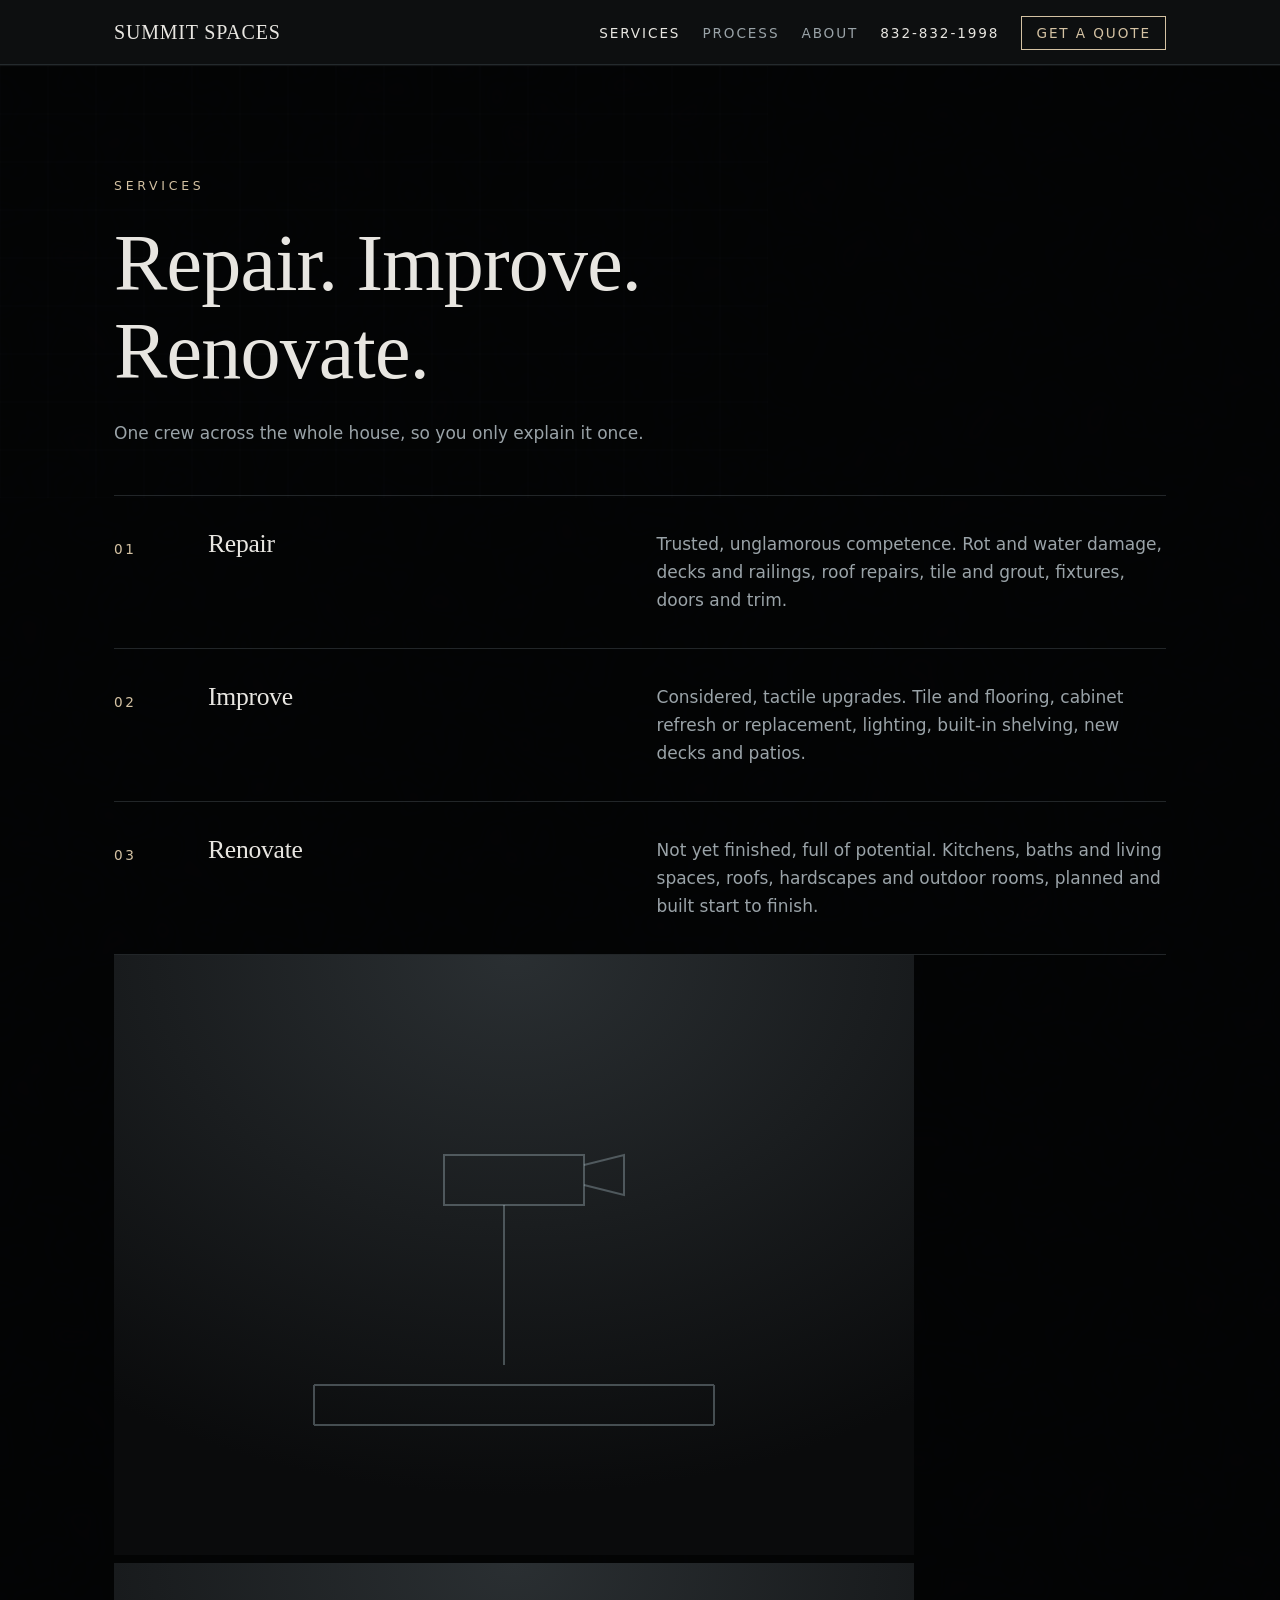
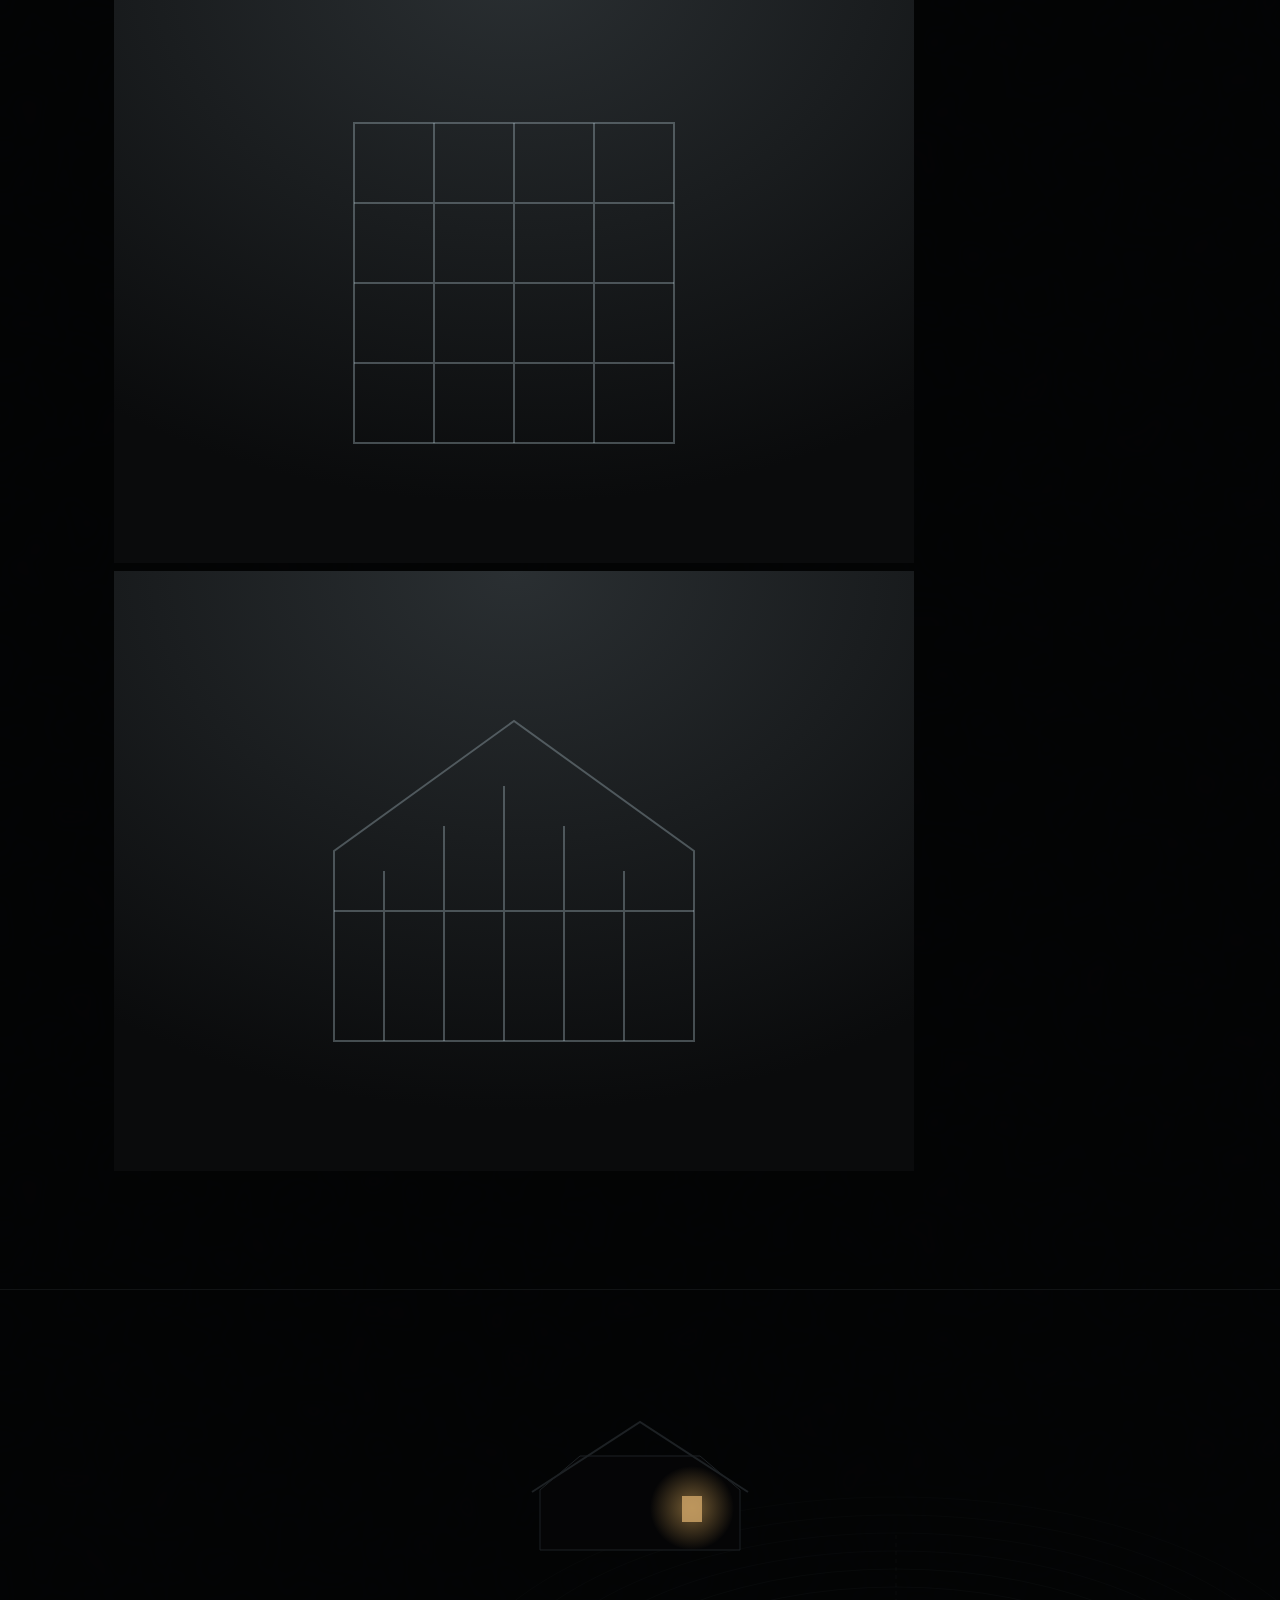
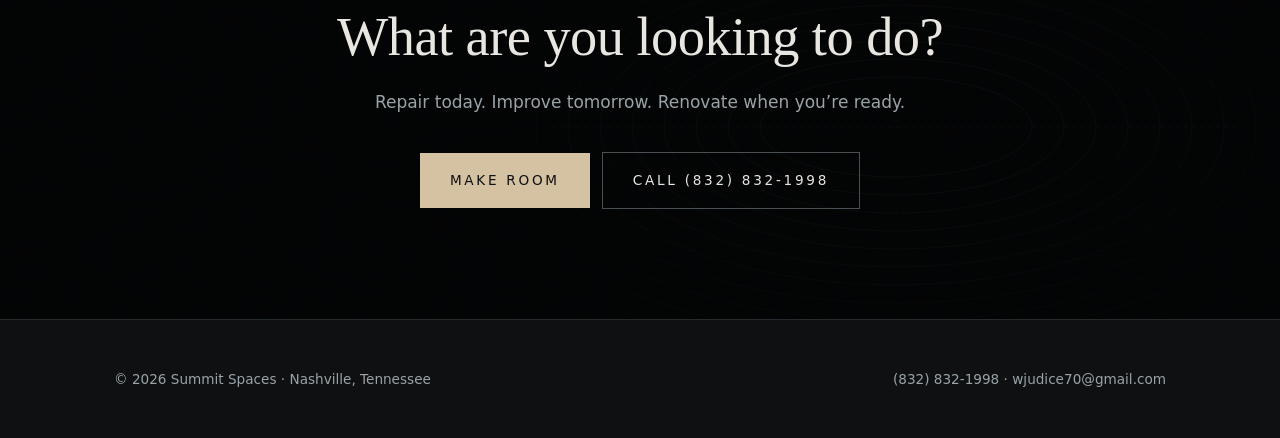
<file: summit-spaces/services.html>
<!doctype html>
<html lang="en"><head><meta charset="utf-8"><meta name="viewport" content="width=device-width,initial-scale=1">
<title>Services | Summit Spaces Nashville</title><meta name="description" content="Repair, improve and renovate: decks, roofs, tile, cabinets, lighting, shelves and hardscapes across Nashville.">
<meta property="og:title" content="Services | Summit Spaces Nashville"><meta property="og:description" content="Repair, improve and renovate: decks, roofs, tile, cabinets, lighting, shelves and hardscapes across Nashville."><meta name="theme-color" content="#0e1011">
<meta property="og:type" content="website"><meta property="og:site_name" content="Summit Spaces"><meta property="og:image" content="/og-image.jpg"><meta property="og:image:width" content="1200"><meta property="og:image:height" content="630"><meta name="twitter:card" content="summary_large_image">
<link rel="icon" href="/favicon.svg" type="image/svg+xml"><link rel="icon" href="/favicon-32.png" sizes="32x32" type="image/png"><link rel="apple-touch-icon" href="/apple-touch-icon.png">
<link rel="stylesheet" href="style.css"></head><body>
<header class="site"><div class="wrap"><a class="brand" href="index.html">SUMMIT SPACES</a><nav><a href="services.html" aria-current=page>Services</a><a href="process.html">Process</a><a href="about.html">About</a><a class="phone" href="tel:+18328321998">832-832-1998</a><a class="cta" href="quote.html">Get a quote</a></nav></div></header>
<main>
<section class="section"><img class="bp tl" src="assets/04_technical_grid.svg" alt="" aria-hidden="true"><div class="wrap"><span class="eyebrow">Services</span><h1 class="big">Repair. Improve.<br>Renovate.</h1><p style="margin-top:24px">One crew across the whole house, so you only explain it once.</p><div class="rows">
<div class="row"><span class="n">01</span><h3>Repair</h3><p>Trusted, unglamorous competence. Rot and water damage, decks and railings, roof repairs, tile and grout, fixtures, doors and trim.</p></div>
<div class="row"><span class="n">02</span><h3>Improve</h3><p>Considered, tactile upgrades. Tile and flooring, cabinet refresh or replacement, lighting, built-in shelving, new decks and patios.</p></div>
<div class="row"><span class="n">03</span><h3>Renovate</h3><p>Not yet finished, full of potential. Kitchens, baths and living spaces, roofs, hardscapes and outdoor rooms, planned and built start to finish.</p></div></div><div class="gallery"><figure class="ph"><img src="assets/photos/repair.svg" alt="Repair work" width="800" height="600" loading="lazy"></figure><figure class="ph"><img src="assets/photos/improve.svg" alt="Tile and finish upgrade" width="800" height="600" loading="lazy"></figure><figure class="ph"><img src="assets/photos/renovate.svg" alt="Renovation in progress" width="800" height="600" loading="lazy"></figure></div></div></section>
<section class="section"><img class="bp br" src="assets/09_basecamp_contours.svg" alt="" aria-hidden="true"><div class="wrap cta-block"><img class="house" src="assets/17_house_window.svg" alt="" aria-hidden="true"><h2>What are you looking to do?</h2><p>Repair today. Improve tomorrow. Renovate when you&rsquo;re ready.</p><a class="btn" href="quote.html">Make room</a><a class="btn ghost" href="tel:+18328321998">Call (832) 832-1998</a></div></section></main>
<footer class="site"><div class="wrap"><span>&copy; 2026 Summit Spaces &middot; Nashville, Tennessee</span><span><a href="tel:+18328321998">(832) 832-1998</a> &middot; <a href="mailto:wjudice70@gmail.com">wjudice70@gmail.com</a></span></div></footer>
<div class="callbar"><a href="tel:+18328321998">Call</a><a href="sms:+18328321998">Text</a><a href="quote.html">Free quote</a></div>
<script type="application/ld+json">{"@context":"https://schema.org","@type":"HomeAndConstructionBusiness","name":"Summit Spaces","telephone":"+1-832-832-1998","email":"wjudice70@gmail.com","areaServed":"Nashville, TN","slogan":"Room to Breathe, and the Space to Live"}</script>
</body></html>
</file>
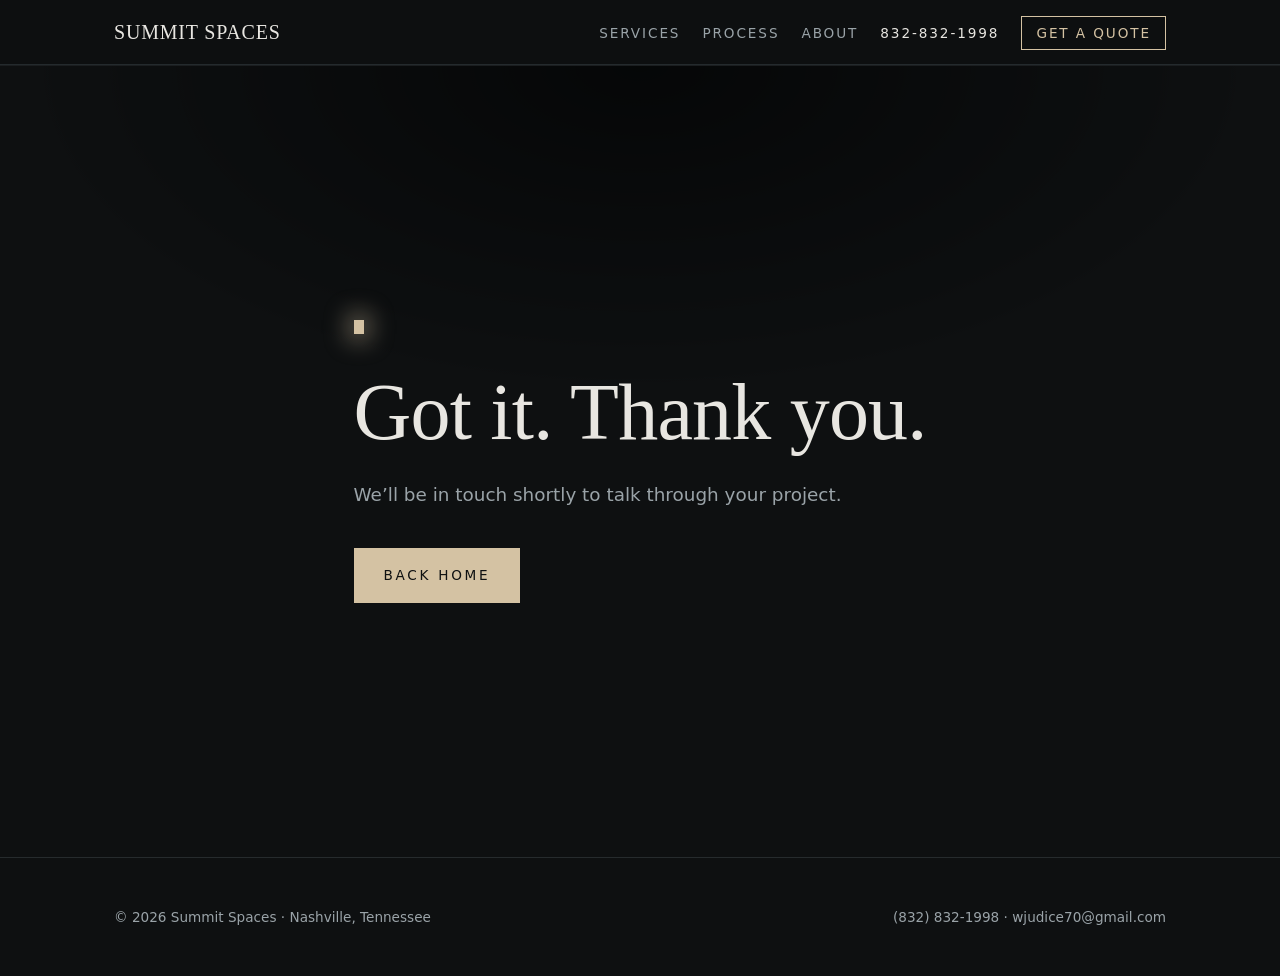
<file: summit-spaces/thanks.html>
<!doctype html>
<html lang="en"><head><meta charset="utf-8"><meta name="viewport" content="width=device-width,initial-scale=1">
<title>Thank you | Summit Spaces</title><meta name="description" content="Your request was received.">
<meta property="og:title" content="Thank you | Summit Spaces"><meta property="og:description" content="Your request was received."><meta name="robots" content="noindex"><meta name="theme-color" content="#0e1011">
<meta property="og:type" content="website"><meta property="og:site_name" content="Summit Spaces"><meta property="og:image" content="/og-image.jpg"><meta property="og:image:width" content="1200"><meta property="og:image:height" content="630"><meta name="twitter:card" content="summary_large_image">
<link rel="icon" href="/favicon.svg" type="image/svg+xml"><link rel="icon" href="/favicon-32.png" sizes="32x32" type="image/png"><link rel="apple-touch-icon" href="/apple-touch-icon.png">
<link rel="stylesheet" href="style.css"></head><body>
<header class="site"><div class="wrap"><a class="brand" href="index.html">SUMMIT SPACES</a><nav><a href="services.html">Services</a><a href="process.html">Process</a><a href="about.html">About</a><a class="phone" href="tel:+18328321998">832-832-1998</a><a class="cta" href="quote.html">Get a quote</a></nav></div></header>
<main>
<section class="section hero"><div class="wrap"><span class="glow" aria-hidden="true"></span><h1 class="big">Got it. Thank you.</h1><p style="margin-top:24px">We&rsquo;ll be in touch shortly to talk through your project.</p><a class="btn" href="index.html">Back home</a></div></section></main>
<footer class="site"><div class="wrap"><span>&copy; 2026 Summit Spaces &middot; Nashville, Tennessee</span><span><a href="tel:+18328321998">(832) 832-1998</a> &middot; <a href="mailto:wjudice70@gmail.com">wjudice70@gmail.com</a></span></div></footer>
<div class="callbar"><a href="tel:+18328321998">Call</a><a href="sms:+18328321998">Text</a><a href="quote.html">Free quote</a></div>
<script type="application/ld+json">{"@context":"https://schema.org","@type":"HomeAndConstructionBusiness","name":"Summit Spaces","telephone":"+1-832-832-1998","email":"wjudice70@gmail.com","areaServed":"Nashville, TN","slogan":"Room to Breathe, and the Space to Live"}</script>
</body></html>
</file>
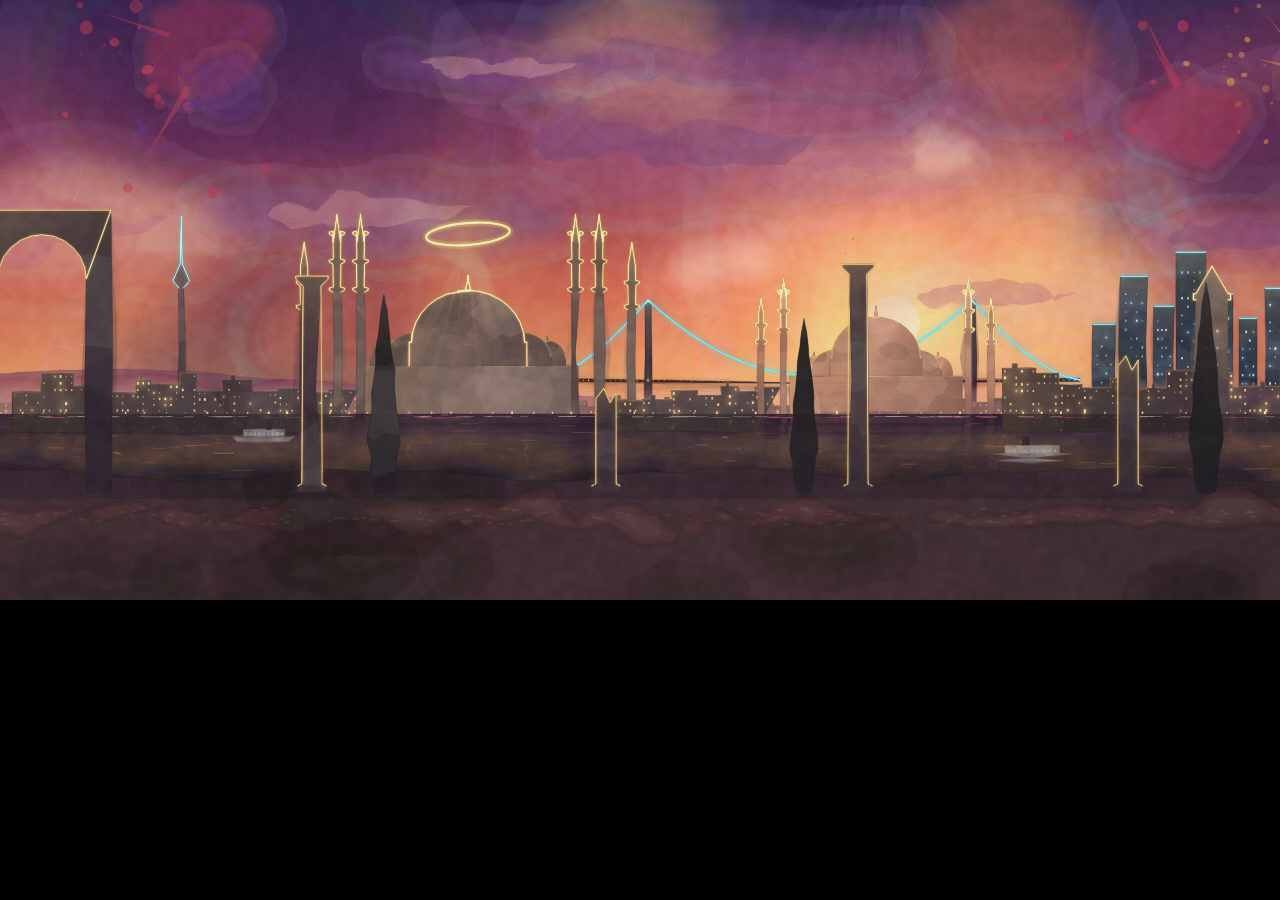
<file: yavas-yavas/tools/paint-test.html>
<!doctype html><meta charset="utf-8"><body style="margin:0;background:#000">
<canvas id="c"></canvas>
<script src="../app/js/core.js"></script>
<script type="module">
import { buildLayers, buildBench, W, H } from "../app/js/storybook/scene.js";
import { CITIES } from "../app/js/storybook/cities.js";
import { buildAnime } from "../app/js/storybook/anime.js";
import { reflect } from "../app/js/storybook/scene.js";
const q = new URLSearchParams(location.search), id = q.get("city") || "istanbul", mode = q.get("mode") || "pano";
const cv = document.getElementById("c"), c = cv.getContext("2d");
const t0 = performance.now();
if (mode === "anime" || mode === "night") {
  const k = +(q.get("k") || .6), L = buildAnime(CITIES[id], k, reflect, mode === "night");
  cv.width = W * k; cv.height = H * k;
  for (const n of ["sky", "far", "mid", "near"]) c.drawImage(L[n], 0, 0);
} else if (mode === "bench") {
  const b = buildBench(CITIES[id], 720, 1280); cv.width = 720; cv.height = 1280; c.drawImage(b, 0, 0);
} else {
  const k = +(q.get("k") || .6), L = buildLayers(CITIES[id], k);
  cv.width = W * k; cv.height = H * k;
  for (const n of ["sky", "far", "mid", "near"]) c.drawImage(L[n], 0, 0);
}
document.title = "done " + Math.round(performance.now() - t0);
</script>
<script type="module">
// paper over the finished frame, as the film does
import { paper } from "../app/js/storybook/wash.js";
if (!["anime", "night"].includes(new URLSearchParams(location.search).get("mode"))) setTimeout(() => { const c = document.getElementById("c").getContext("2d"); c.save(); c.globalCompositeOperation = "overlay"; c.globalAlpha = .5; c.fillStyle = c.createPattern(paper(), "repeat"); c.fillRect(0, 0, 1e4, 1e4); c.restore(); }, 0);
</script>
</file>
<file: summit-spaces/style.css>
:root{--bg:#0e1011;--bg2:#111315;--bg3:#171a1c;--line:#afc3cc;--warm:#d4c2a3;--text:#e8e6e1;--mute:#9aa3a8}
*{box-sizing:border-box;margin:0;padding:0;border-radius:0}
html{scroll-behavior:smooth}
body{background:var(--bg);color:var(--text);font:17px/1.65 system-ui,-apple-system,"Segoe UI",Roboto,Helvetica,Arial,sans-serif}
h1,h2,h3{font-family:"Cormorant Garamond",Georgia,"Times New Roman",serif;font-weight:500;line-height:1.1;letter-spacing:-.01em}
h1{font-size:clamp(2.6rem,7vw,5.5rem)}
h2{font-size:clamp(2rem,4.5vw,3.4rem)}
h3{font-size:1.6rem}
a{color:inherit}
p{max-width:60ch;color:var(--mute)}
.wrap{max-width:1100px;margin:0 auto;padding:0 24px}
header.site{position:sticky;top:0;z-index:10;background:rgba(14,16,17,.92);border-bottom:1px solid rgba(175,195,204,.15)}
header.site .wrap{display:flex;align-items:center;justify-content:space-between;height:64px}
.brand{font-family:Georgia,serif;font-size:1.25rem;text-decoration:none;letter-spacing:.04em}
nav a{margin-left:22px;text-decoration:none;font-size:.85rem;letter-spacing:.14em;text-transform:uppercase;color:var(--mute)}
nav a:hover,nav a[aria-current]{color:var(--text)}
nav a.cta{color:var(--warm);border:1px solid var(--warm);padding:8px 14px}
.section{position:relative;padding:110px 0;background:var(--bg) url(assets/16_charcoal_section_texture.png);background-blend-mode:soft-light;border-top:1px solid rgba(175,195,204,.08);overflow:hidden}
.section.alt{background-color:var(--bg3)}
.section>.wrap{position:relative;z-index:1}
.bp{position:absolute;pointer-events:none;opacity:.5;max-width:60%}
.bp.tl{top:0;left:0}.bp.br{bottom:0;right:0}
.hero{min-height:88vh;display:flex;align-items:center;background:radial-gradient(ellipse 70% 60% at 50% 0,#2a2f32 0,rgba(14,16,17,0) 70%),var(--bg)}
.hero .stamp{display:block;margin-top:48px;width:260px;opacity:.9}
.eyebrow{font-size:.78rem;letter-spacing:.3em;text-transform:uppercase;color:var(--warm);margin-bottom:22px;display:block}
.hero p{margin:26px 0 38px;font-size:1.15rem}
.btn{display:inline-block;background:var(--warm);color:#0e1011;padding:16px 30px;text-decoration:none;font-size:.85rem;letter-spacing:.2em;text-transform:uppercase;border:0;cursor:pointer;font-family:inherit}
.btn:hover{background:#e6d8bd}
.btn.ghost{background:none;color:var(--text);border:1px solid rgba(175,195,204,.4);margin-left:12px}
.rows{margin-top:48px}
.row{display:grid;grid-template-columns:70px 1fr 1.2fr;gap:24px;padding:34px 0;border-top:1px solid rgba(175,195,204,.18)}
.row:last-child{border-bottom:1px solid rgba(175,195,204,.18)}
.row .n{color:var(--warm);font-size:.85rem;letter-spacing:.2em;padding-top:8px}
.cols{display:grid;grid-template-columns:repeat(3,1fr);gap:40px;margin-top:48px}
.cols>div{border-top:1px solid rgba(175,195,204,.25);padding-top:18px}
.cols h3{margin-bottom:10px}
.steps{list-style:none;margin-top:48px;counter-reset:s}
.steps li{display:grid;grid-template-columns:70px 1fr;gap:24px;padding:28px 0;border-top:1px solid rgba(175,195,204,.18)}
.steps li:before{counter-increment:s;content:"0" counter(s);color:var(--warm);letter-spacing:.2em;padding-top:6px}
.steps h3{margin-bottom:6px}
.big{font-size:clamp(2.4rem,7vw,5rem)}
.cta-block{text-align:center}
.cta-block p{margin:20px auto 36px}
.glow{display:inline-block;width:10px;height:14px;background:var(--warm);box-shadow:0 0 22px 8px rgba(212,194,163,.35);margin-bottom:26px}
form{display:grid;gap:18px;margin-top:40px;max-width:640px}
label{font-size:.78rem;letter-spacing:.2em;text-transform:uppercase;color:var(--mute);display:grid;gap:8px}
input,select,textarea{background:var(--bg2);color:var(--text);border:1px solid rgba(175,195,204,.3);padding:14px;font:inherit}
input:focus,select:focus,textarea:focus{outline:2px solid var(--warm);outline-offset:1px}
.hp{position:absolute;left:-9999px}
footer.site{padding:48px 0;border-top:1px solid rgba(175,195,204,.15);font-size:.85rem;color:var(--mute)}
footer.site .wrap{display:flex;justify-content:space-between;flex-wrap:wrap;gap:16px}
@media(max-width:760px){.row,.steps li{grid-template-columns:1fr;gap:8px}.cols{grid-template-columns:1fr}nav a{margin-left:12px;font-size:.7rem}.section{padding:72px 0}.btn.ghost{margin:14px 0 0}}
.house{display:block;width:min(320px,70%);margin:0 auto 28px}
nav a.phone{color:var(--text)}
footer.site a{text-decoration:none}
.callbar{display:none}
@media(max-width:760px){nav a.phone{display:none}.callbar{display:flex;position:fixed;bottom:0;left:0;right:0;z-index:20;background:#0e1011;border-top:1px solid rgba(212,194,163,.4)}.callbar a{flex:1;text-align:center;padding:15px 0;text-decoration:none;font-size:.78rem;letter-spacing:.18em;text-transform:uppercase;color:var(--warm)}.callbar a+a{border-left:1px solid rgba(175,195,204,.2)}body{padding-bottom:56px}}
@media(max-width:760px){.brand{white-space:nowrap;font-size:1.05rem}nav a.cta{display:none}nav a{margin-left:14px}}
@media(max-width:420px){.wrap{padding:0 16px}.brand{font-size:.95rem;letter-spacing:.02em}nav a{margin-left:10px;font-size:.62rem;letter-spacing:.1em}}
.bgvid{position:absolute;inset:0;width:100%;height:100%;object-fit:cover;opacity:.55;z-index:0;pointer-events:none}
.bgvid.dim{opacity:.28;filter:grayscale(1)}
.shade{position:absolute;inset:0;z-index:0;background:linear-gradient(90deg,rgba(14,16,17,.92) 0,rgba(14,16,17,.55) 55%,rgba(14,16,17,.2) 100%),linear-gradient(0deg,#0e1011 0,rgba(14,16,17,0) 30%)}
.split{display:grid;grid-template-columns:1.1fr 1fr;gap:56px;align-items:center}
.clip{display:block;width:100%;aspect-ratio:16/10;object-fit:cover;border:1px solid rgba(175,195,204,.18);background:var(--bg2)}
.clip.wide{aspect-ratio:21/8;margin-bottom:44px}
@media(max-width:760px){.split{grid-template-columns:1fr;gap:32px}.clip.wide{aspect-ratio:16/9}.shade{background:rgba(14,16,17,.7)}}
@media(prefers-reduced-motion:reduce){.bgvid,.clip{display:none}}
</file>
<file: yavas-yavas/app/css/app.css>
/* Yavaş Yavaş prototype: cinematic home + chapter one.
   Type: Cormorant Garamond (display) + Inter (reading). Both self-hosted, OFL. */

@font-face { font-family: "Cormorant"; font-style: normal; font-weight: 300 700; font-display: swap;
  src: url(../fonts/cormorant-normal-latin.woff2) format("woff2");
  unicode-range: U+0000-00FF, U+0131, U+0152-0153, U+02BB-02BC, U+02C6, U+02DA, U+02DC, U+0304, U+0308, U+0329, U+2000-206F, U+20AC, U+2122, U+2191, U+2193, U+2212, U+2215, U+FEFF, U+FFFD; }
@font-face { font-family: "Cormorant"; font-style: normal; font-weight: 300 700; font-display: swap;
  src: url(../fonts/cormorant-normal-latin-ext.woff2) format("woff2");
  unicode-range: U+0100-02BA, U+02BD-02C5, U+02C7-02CC, U+02CE-02D7, U+02DD-02FF, U+0304, U+0308, U+0329, U+1D00-1DBF, U+1E00-1E9F, U+1EF2-1EFF, U+2020, U+20A0-20AB, U+20AD-20C0, U+2113, U+2C60-2C7F, U+A720-A7FF; }
@font-face { font-family: "Cormorant"; font-style: italic; font-weight: 300 700; font-display: swap;
  src: url(../fonts/cormorant-italic-latin.woff2) format("woff2");
  unicode-range: U+0000-00FF, U+0131, U+0152-0153, U+02BB-02BC, U+02C6, U+02DA, U+02DC, U+0304, U+0308, U+0329, U+2000-206F, U+20AC, U+2122, U+2191, U+2193, U+2212, U+2215, U+FEFF, U+FFFD; }
@font-face { font-family: "Cormorant"; font-style: italic; font-weight: 300 700; font-display: swap;
  src: url(../fonts/cormorant-italic-latin-ext.woff2) format("woff2");
  unicode-range: U+0100-02BA, U+02BD-02C5, U+02C7-02CC, U+02CE-02D7, U+02DD-02FF, U+0304, U+0308, U+0329, U+1D00-1DBF, U+1E00-1E9F, U+1EF2-1EFF, U+2020, U+20A0-20AB, U+20AD-20C0, U+2113, U+2C60-2C7F, U+A720-A7FF; }
@font-face { font-family: "Inter"; font-style: normal; font-weight: 300 700; font-display: swap;
  src: url(../fonts/inter-normal-latin.woff2) format("woff2");
  unicode-range: U+0000-00FF, U+0131, U+0152-0153, U+02BB-02BC, U+02C6, U+02DA, U+02DC, U+0304, U+0308, U+0329, U+2000-206F, U+20AC, U+2122, U+2191, U+2193, U+2212, U+2215, U+FEFF, U+FFFD; }
@font-face { font-family: "Inter"; font-style: normal; font-weight: 300 700; font-display: swap;
  src: url(../fonts/inter-normal-latin-ext.woff2) format("woff2");
  unicode-range: U+0100-02BA, U+02BD-02C5, U+02C7-02CC, U+02CE-02D7, U+02DD-02FF, U+0304, U+0308, U+0329, U+1D00-1DBF, U+1E00-1E9F, U+1EF2-1EFF, U+2020, U+20A0-20AB, U+20AD-20C0, U+2113, U+2C60-2C7F, U+A720-A7FF; }

:root {
  --black: #050405;
  --ink: #f3ece4;        /* 18:1 on black */
  --ink-2: #cdc3ba;      /* 11:1 on black */
  --rose-gold: #dcaaa0;  /* 9:1 on black, for small labels */
  --gold: #f4d39a;
  --crimson: #8f1d2e;    /* decoration only, never body text */
  --card: rgba(22, 14, 15, .72);
  --line: rgba(220, 170, 160, .22);
  --ease-film: cubic-bezier(.22, .61, .21, 1);
  --display: "Cormorant", "Cormorant Garamond", Georgia, serif;
  --body: "Inter", system-ui, -apple-system, "Segoe UI", sans-serif;
  --tabs-h: calc(64px + env(safe-area-inset-bottom));
}

* { box-sizing: border-box; margin: 0; }
html, body { height: 100%; background: var(--black); color: var(--ink); }
body { font-family: var(--body); overflow: hidden; -webkit-font-smoothing: antialiased; text-rendering: optimizeLegibility; -webkit-tap-highlight-color: transparent; }
button { font: inherit; color: inherit; background: none; border: 0; cursor: pointer; }
button:focus-visible { outline: 2px solid var(--ink); outline-offset: 3px; }
[hidden] { display: none !important; }
svg { display: block; }

.kicker { font-size: 12px; font-weight: 500; letter-spacing: .24em; text-transform: uppercase; color: var(--rose-gold); }

/* ---------- Views ---------- */
.view {
  position: fixed; inset: 0; overflow-y: auto; overscroll-behavior: contain;
  padding-bottom: calc(var(--tabs-h) + 24px);
  opacity: 0; visibility: hidden; transition: opacity .8s var(--ease-film), visibility 0s .8s;
}
.view.is-active { opacity: 1; visibility: visible; transition: opacity .8s var(--ease-film), visibility 0s; }
.view-head { padding: max(env(safe-area-inset-top), 28px) clamp(20px, 6vw, 64px) 8px; max-width: 1100px; margin: 0 auto; }
.view-title { font-family: var(--display); font-weight: 500; font-size: clamp(44px, 7vw, 76px); line-height: 1; margin-top: 8px; }
#journey, #today { background: radial-gradient(90% 60% at 50% 0%, #1a1012 0%, #0a0708 60%, var(--black) 100%); }

/* ---------- Home: the black rose ---------- */
#home { overflow: hidden; background: radial-gradient(60% 50% at 50% 40%, #1a0f12 0%, #0b0708 55%, var(--black) 100%); }
.home-glow {
  position: absolute; left: 50%; top: 38%; width: min(130vmin, 980px); aspect-ratio: 1; translate: -50% -50%;
  background: radial-gradient(closest-side, rgba(120, 18, 34, .34), rgba(60, 8, 18, .12) 55%, transparent 75%);
  opacity: 0; transition: opacity 6s ease;
}
#home.is-bloomed .home-glow { opacity: 1; animation: glow-breathe 9s ease-in-out 6s infinite alternate; }
@keyframes glow-breathe { from { opacity: .75; scale: .96; } to { opacity: 1; scale: 1.04; } }
.rose-wrap { position: absolute; left: 50%; top: 37%; width: min(82vmin, 600px, 56vh); aspect-ratio: 1; translate: -50% -50%; }
.rose-drift { width: 100%; height: 100%; }
#home.is-bloomed .rose-drift { animation: rose-drift 32s ease-in-out infinite alternate; }
@keyframes rose-drift { from { transform: rotate(-2deg) scale(1); } to { transform: rotate(3deg) scale(1.04); } }
.rose { width: 100%; height: 100%; overflow: visible; transform-origin: 50% 50%; will-change: transform, opacity; }
.rose .petal.next .journey-glow { animation: ember 3.5s ease-in-out infinite alternate; }
@keyframes ember { from { opacity: .2; } to { opacity: .8; } }

.home-copy {
  position: absolute; left: 0; right: 0; bottom: calc(var(--tabs-h) + clamp(12px, 3vh, 36px));
  display: grid; justify-items: center; gap: 10px; padding: 0 24px; text-align: center;
}
.wordmark { font-family: var(--display); font-weight: 500; font-size: clamp(50px, 9vw, 104px); line-height: .92; letter-spacing: .02em; text-shadow: 0 2px 30px rgba(0,0,0,.9); }
.wm-line { display: inline-block; clip-path: inset(0 0 100% 0); translate: 0 .35em; }
.tagline { font-family: var(--display); font-style: italic; font-weight: 500; font-size: clamp(19px, 2.1vw, 24px); color: var(--rose-gold); }
.where { font-size: 14px; color: var(--ink-2); letter-spacing: .04em; min-height: 1.4em; }
.where b { color: var(--ink); font-weight: 500; }
.meter { width: min(240px, 60vw); height: 2px; background: rgba(220,170,160,.18); border-radius: 2px; overflow: hidden; }
.meter i { display: block; height: 100%; width: 0; background: linear-gradient(90deg, #8f1d2e, #ffb38a); transition: width 2.4s var(--ease-film); }
.home-copy > :not(.wordmark) { opacity: 0; translate: 0 12px; }
#home.is-titled .wm-line { animation: wipe-up 1.8s var(--ease-film) forwards; }
#home.is-titled .wm-line:nth-child(2) { animation-delay: .25s; }
#home.is-titled .home-copy > :not(.wordmark) { animation: fade-up 1.4s var(--ease-film) forwards; }
#home.is-titled .tagline { animation-delay: .9s; }
#home.is-titled .where, #home.is-titled .meter { animation-delay: 1.3s; }
#home.is-titled .cta { animation-delay: 1.7s; }
@keyframes wipe-up { to { clip-path: inset(0 0 -20% 0); translate: 0 0; } }
@keyframes fade-up { from { opacity: 0; translate: 0 12px; } to { opacity: 1; translate: 0 0; } }

.cta {
  position: relative; display: inline-flex; align-items: center; justify-content: center;
  min-height: 52px; padding: 0 30px; border-radius: 999px;
  font-size: 13px; font-weight: 500; letter-spacing: .2em; text-transform: uppercase;
  background: rgba(20, 10, 12, .6); border: 1px solid rgba(220, 170, 160, .5); backdrop-filter: blur(6px);
  transition: border-color .5s var(--ease-film), background .5s var(--ease-film);
}
.cta:hover { border-color: rgba(243, 236, 228, .9); background: rgba(70, 14, 24, .6); }

/* ---------- Tabs ---------- */
.tabs {
  position: fixed; left: 50%; bottom: 0; translate: -50% 0; z-index: 20;
  width: min(520px, 100%); height: var(--tabs-h); padding: 6px 12px env(safe-area-inset-bottom);
  display: grid; grid-template-columns: repeat(4, 1fr);
  background: linear-gradient(to top, rgba(5,4,5,.96) 40%, rgba(5,4,5,0));
  opacity: 0; pointer-events: none; transition: opacity 1.2s var(--ease-film);
}
.tabs.is-on { opacity: 1; pointer-events: auto; }
.tabs button { display: grid; justify-items: center; align-content: center; gap: 4px; font-size: 11px; letter-spacing: .08em; color: var(--ink-2); min-height: 52px; }
.tabs svg { width: 22px; height: 22px; fill: none; stroke: currentColor; stroke-width: 1.5; stroke-linecap: round; stroke-linejoin: round; }
.tabs button[aria-current="page"] { color: var(--ink); }
.tabs button[aria-current="page"] svg { stroke: var(--gold); filter: drop-shadow(0 0 6px rgba(255,170,110,.6)); }
.lang {
  position: fixed; top: max(env(safe-area-inset-top), 14px); right: 14px; z-index: 21;
  padding: 8px 14px; border-radius: 999px; font-size: 12px; letter-spacing: .1em;
  background: rgba(10,6,8,.55); border: 1px solid var(--line); color: var(--ink-2);
  opacity: 0; pointer-events: none; transition: opacity 1.2s;
}
.lang.is-on { opacity: 1; pointer-events: auto; }

/* ---------- Journey ---------- */
.map-wrap { max-width: 1100px; margin: 8px auto 0; padding: 0 clamp(8px, 3vw, 40px); }
#map { width: 100%; aspect-ratio: 2 / 1; display: block; border-radius: 18px; background: #070a14; box-shadow: 0 20px 60px rgba(0,0,0,.6), inset 0 0 0 1px var(--line); cursor: pointer; }
@media (max-width: 600px) { #map { aspect-ratio: 1.45 / 1; } }
.stop-card, .stop-list, .letter, .wins, .notes { max-width: 760px; margin: 22px auto 0; padding: 0 clamp(20px, 6vw, 48px); }
.stop-card h3 { font-family: var(--display); font-weight: 500; font-size: 40px; line-height: 1; margin: 6px 0 10px; }
.stop-card p { color: var(--ink-2); line-height: 1.6; font-size: 17px; }
.stop-card .cta { margin-top: 16px; }
.stage-chip { display: inline-flex; gap: 8px; align-items: center; margin-top: 12px; padding: 6px 12px; border-radius: 999px; border: 1px solid var(--line); font-size: 13px; color: var(--rose-gold); }
.stop-list { list-style: none; display: grid; gap: 2px; margin-top: 28px; }
.stop-list button { width: 100%; display: grid; grid-template-columns: 34px 1fr auto; align-items: center; gap: 12px; padding: 12px 6px; border-bottom: 1px solid rgba(220,170,160,.1); text-align: left; }
.stop-list .num { font-family: var(--display); font-size: 20px; color: var(--rose-gold); text-align: center; }
.stop-list .nm { font-family: var(--display); font-size: 24px; }
.stop-list .st { font-size: 12px; color: var(--ink-2); letter-spacing: .06em; }
.stop-list button[disabled] { cursor: default; opacity: .42; }
.stop-list .is-here .nm { color: var(--gold); }

/* ---------- Today ---------- */
.letter > div { position: relative; padding: 30px 28px 26px; border-radius: 18px; background: linear-gradient(160deg, #f4ead8, #e6d6bc); color: #2a1a14; box-shadow: 0 30px 70px rgba(0,0,0,.6); }
.letter > div::after { content: ""; position: absolute; inset: 10px; border: 1px solid rgba(120,70,40,.18); border-radius: 12px; pointer-events: none; }
.letter .kicker { color: #8a4a3a; }
.letter-text { font-family: var(--display); font-size: clamp(22px, 2.6vw, 27px); line-height: 1.42; margin-top: 14px; }
.letter .signature { font-family: var(--display); font-style: italic; font-size: 24px; text-align: right; margin-top: 16px; color: #7a2a24; }
.letter img { width: 100%; border-radius: 10px; margin-top: 16px; }
.section-title { font-family: var(--display); font-weight: 500; font-size: 34px; margin-top: 18px; }
.hint, .wins-count { color: var(--ink-2); font-size: 15px; line-height: 1.5; margin-top: 4px; }
.wins-count { color: var(--rose-gold); font-size: 13px; letter-spacing: .08em; }
.win-grid { display: grid; grid-template-columns: repeat(auto-fill, minmax(150px, 1fr)); gap: 10px; margin-top: 16px; }
.win { position: relative; min-height: 64px; padding: 12px 14px 12px 40px; border-radius: 14px; text-align: left; font-size: 15px; line-height: 1.3; background: var(--card); border: 1px solid var(--line); transition: background .5s, border-color .5s; }
.win::before { content: ""; position: absolute; left: 14px; top: 50%; width: 14px; height: 18px; translate: 0 -50%; border-radius: 50% 50% 50% 50% / 60% 60% 40% 40%; border: 1px solid rgba(220,170,160,.5); }
.win.is-done { background: linear-gradient(150deg, rgba(110,20,38,.55), rgba(40,10,16,.7)); border-color: rgba(255,150,140,.45); }
.win.is-done::before { background: radial-gradient(circle at 50% 30%, #ff9aa4, #8f1d2e); border-color: transparent; box-shadow: 0 0 12px rgba(255,90,110,.7); }
.win.pop { animation: pop .6s var(--ease-film); }
@keyframes pop { 40% { transform: scale(1.05); } }
.note-list { display: grid; gap: 10px; margin-top: 16px; }
.note { display: flex; align-items: center; gap: 14px; padding: 16px 18px; border-radius: 14px; background: var(--card); border: 1px solid var(--line); text-align: left; font-family: var(--display); font-size: 22px; font-style: italic; }
.note::before { content: ""; flex: none; width: 26px; height: 18px; border: 1px solid var(--rose-gold); border-radius: 3px; background: linear-gradient(155deg, transparent 48%, var(--rose-gold) 49%, transparent 51%), linear-gradient(25deg, transparent 48%, var(--rose-gold) 49%, transparent 51%); background-size: 100% 60%; background-repeat: no-repeat; }
.note.is-open { color: var(--ink-2); }

/* ---------- Film player ---------- */
.film { position: fixed; inset: 0; z-index: 30; background: #000; opacity: 0; transition: opacity 1.2s var(--ease-film); }
.film.is-in { opacity: 1; }
.film-canvas { position: absolute; inset: 0; width: 100%; height: 100%; }
.scrim { position: absolute; inset: auto 0 0 0; height: 58%; pointer-events: none;
  background: linear-gradient(to top, rgba(3,2,4,.97) 0%, rgba(3,2,4,.92) 38%, rgba(3,2,4,.6) 68%, transparent 100%); }
.film-top { position: absolute; top: 0; left: 0; right: 0; z-index: 3; display: flex; align-items: center; gap: 14px; padding: max(env(safe-area-inset-top), 16px) 16px 0; }
.round { flex: none; width: 44px; height: 44px; border-radius: 50%; display: grid; place-items: center; background: rgba(10,6,8,.55); border: 1px solid var(--line); }
.round svg { width: 18px; height: 18px; fill: none; stroke: var(--ink); stroke-width: 1.6; stroke-linecap: round; }
.ticks { list-style: none; padding: 0; flex: 1; display: flex; gap: 4px; }
.ticks li { flex: 1; height: 2px; border-radius: 2px; background: rgba(243,236,228,.22); overflow: hidden; }
.ticks li i { display: block; height: 100%; width: 0; background: var(--ink); }
.ticks li.done i { width: 100%; }
.tap { position: absolute; top: 80px; bottom: 0; z-index: 1; }
.tap-back { left: 0; width: 30%; } .tap-next { right: 0; width: 70%; }
.film-copy { position: absolute; left: 0; right: 0; bottom: 0; z-index: 2; pointer-events: none; padding: 0 clamp(22px, 6vw, 96px) max(env(safe-area-inset-bottom), 34px); max-width: 760px; }
.film-copy .cta { pointer-events: auto; margin-top: 22px; }
.film-title { font-family: var(--display); font-weight: 500; font-size: clamp(40px, 6vw, 78px); line-height: 1; margin: 10px 0 16px; text-shadow: 0 2px 24px rgba(0,0,0,.8); }
.film-text { font-size: clamp(17px, 1.4vw, 20px); line-height: 1.62; color: var(--ink-2); max-width: 36ch; }
.tap-hint { margin-top: 18px; font-size: 12px; letter-spacing: .14em; text-transform: uppercase; color: rgba(205,195,186,.6); }
.film-copy > * { opacity: 0; translate: 0 14px; }
.film.is-playing .film-copy > * { animation: fade-up 1.4s var(--ease-film) forwards; }
.film.is-playing .kicker { animation-delay: .5s; }
.film.is-playing .film-title { animation-delay: .8s; }
.film.is-playing .film-text { animation-delay: 1.4s; }
.film.is-playing .cta, .film.is-playing .tap-hint { animation-delay: 2.4s; }
@media (min-width: 100000px) /* phone frame: never wide */ {
  .scrim { inset: 0 auto 0 0; width: 56%; height: auto; background: linear-gradient(to right, rgba(3,2,4,.95) 0%, rgba(3,2,4,.84) 45%, rgba(3,2,4,.3) 80%, transparent 100%); }
  .film-copy { top: 50%; bottom: auto; translate: 0 -45%; padding-bottom: 0; max-width: 46vw; }
}

/* ---------- Modal, toast, preview ---------- */
.modal { position: fixed; inset: 0; z-index: 40; display: grid; place-items: center; padding: 24px; background: rgba(0,0,0,.72); backdrop-filter: blur(8px); animation: fade-in .6s ease; }
@keyframes fade-in { from { opacity: 0; } }
.modal-card { width: min(560px, 100%); max-height: 90vh; overflow: auto; padding: 32px 28px; border-radius: 20px; background: linear-gradient(160deg, #f4ead8, #e3d1b4); color: #2a1a14; box-shadow: 0 40px 90px rgba(0,0,0,.7); animation: rise .9s var(--ease-film); }
@keyframes rise { from { opacity: 0; transform: translateY(30px) scale(.97); } }
.modal-card .kicker { color: #8a4a3a; }
.modal-title { font-family: var(--display); font-style: italic; font-weight: 500; font-size: 30px; margin-top: 8px; }
.modal-text { font-family: var(--display); font-size: 24px; line-height: 1.45; margin-top: 16px; }
.modal-card .signature { font-family: var(--display); font-style: italic; font-size: 24px; text-align: right; margin-top: 14px; color: #7a2a24; }
.modal-card .cta { margin-top: 22px; color: var(--ink); }
.toast { position: fixed; left: 50%; bottom: calc(var(--tabs-h) + 16px); z-index: 45; translate: -50% 20px; padding: 12px 20px; border-radius: 999px; background: rgba(30,12,16,.92); border: 1px solid rgba(255,150,140,.4); font-size: 14px; opacity: 0; pointer-events: none; transition: opacity .6s, translate .6s var(--ease-film); white-space: nowrap; max-width: 92vw; overflow: hidden; text-overflow: ellipsis; }
.toast.is-on { opacity: 1; translate: -50% 0; }
.preview-bar { position: fixed; top: max(env(safe-area-inset-top), 14px); left: 14px; z-index: 50; display: flex; gap: 6px; align-items: center; padding: 6px 10px; border-radius: 999px; background: rgba(40,30,10,.85); border: 1px solid rgba(244,211,154,.5); font-size: 11px; color: var(--gold); }
.preview-bar button { padding: 4px 9px; border-radius: 999px; border: 1px solid rgba(244,211,154,.5); }

/* ---------- Film finish ---------- */
.grain { position: fixed; inset: -256px; pointer-events: none; z-index: 60; opacity: .06; mix-blend-mode: overlay; background-size: 256px 256px; animation: grain-jitter .5s steps(12) infinite; }
@keyframes grain-jitter {
  0% { transform: translate(0, 0); } 17% { transform: translate(-83px, 41px); } 33% { transform: translate(57px, -119px); }
  50% { transform: translate(-151px, -23px); } 67% { transform: translate(131px, 97px); } 83% { transform: translate(-29px, 173px); } 100% { transform: translate(0, 0); }
}
@media (prefers-reduced-motion: reduce) {
  *, *::before, *::after { animation-duration: .01ms !important; animation-delay: 0s !important; transition-duration: .01ms !important; }
  .grain { animation: none; }
}
.in-film .preview-bar { display: none; }

/* ---------- 3D city films ---------- */
.film.is-cine .film-copy, .film.is-cine .film-top, .film.is-cine .tap { visibility: hidden; }
.cine { position: fixed; inset: 0; z-index: 40; background: #000; opacity: 0; transition: opacity .9s var(--ease-film); }
.cine.is-in { opacity: 1; }
.cine-canvas { position: absolute; inset: 0; width: 100%; height: 100%; display: block; }
.cine-scrim { position: absolute; left: 0; right: 0; bottom: 0; height: 46%; pointer-events: none; z-index: 1;
  background: linear-gradient(to top, rgba(5,4,5,.9) 0%, rgba(5,4,5,.72) 34%, rgba(5,4,5,.28) 70%, rgba(5,4,5,0) 100%); }
.cine-top { position: absolute; top: 0; left: 0; right: 0; z-index: 4; display: flex; align-items: center; gap: 12px; padding: max(env(safe-area-inset-top), 16px) 16px 0; }
.cine-ticks { flex: 1; }
.cine-mode { position: relative; flex: none; }
.cine-mode .chip { height: 36px; padding: 0 14px; border-radius: 18px; background: rgba(10,6,8,.62); border: 1px solid var(--line); font-size: 13px; color: var(--ink); letter-spacing: .02em; white-space: nowrap; }
.cine-modes { position: absolute; right: 0; top: 44px; list-style: none; padding: 6px; border-radius: 14px; background: rgba(14,9,10,.94); border: 1px solid var(--line); min-width: 190px; }
.cine-modes button { width: 100%; text-align: left; padding: 10px 12px; border-radius: 9px; font-size: 15px; color: var(--ink-2); }
.cine-modes button.is-on, .cine-modes button:hover { background: rgba(143,29,46,.35); color: var(--ink); }
.cine .tap { z-index: 2; }
.cine-cap { position: absolute; left: 0; right: 0; bottom: 0; z-index: 3; pointer-events: none; padding: 0 clamp(22px, 6vw, 96px) max(env(safe-area-inset-bottom), 34px); max-width: 760px; }
.cine-cap > * { opacity: 0; translate: 0 14px; }
.cine-cap.is-on > * { animation: fade-up 1.4s var(--ease-film) forwards; }
.cine-cap.is-on .kicker { animation-delay: .5s; } .cine-cap.is-on .cine-title { animation-delay: .8s; } .cine-cap.is-on .cine-text { animation-delay: 1.15s; }
.cine-title { font-family: var(--display); font-weight: 500; font-size: clamp(40px, 6vw, 78px); line-height: 1; margin: 10px 0 14px; text-shadow: 0 2px 24px rgba(0,0,0,.8); }
.cine-title:empty { display: none; }
.cine-text { font-size: clamp(17px, 1.4vw, 20px); line-height: 1.6; color: var(--ink-2); max-width: 36ch; }
.cine-cap.is-hand .cine-title { font-style: italic; font-size: clamp(34px, 4.6vw, 58px); }
/* Scrapbook: the clips sit in a dark paper mount with gold tape at the corners. */
.cine-scrap { position: absolute; inset: 0; z-index: 1; pointer-events: none; opacity: 0; transition: opacity .6s var(--ease-film);
  box-shadow: inset 0 0 0 clamp(10px, 2.2vmin, 22px) #120b0c, inset 0 0 0 calc(clamp(10px, 2.2vmin, 22px) + 1px) rgba(217,165,74,.35), inset 0 0 60px 30px rgba(0,0,0,.55); }
.cine.is-scrap .cine-scrap { opacity: 1; }
.tape { position: absolute; width: clamp(64px, 11vmin, 110px); height: clamp(20px, 3vmin, 30px); background: linear-gradient(90deg, rgba(217,165,74,.42), rgba(244,211,154,.5) 50%, rgba(217,165,74,.42)); box-shadow: 0 1px 6px rgba(0,0,0,.4); }
.tape.t1 { top: calc(max(env(safe-area-inset-top), 16px) + 54px); left: -10px; rotate: -32deg; }
.tape.t2 { top: calc(max(env(safe-area-inset-top), 16px) + 54px); right: -10px; rotate: 32deg; }
.tape.t3 { bottom: 26%; right: -14px; rotate: -28deg; opacity: .7; }
/* The proverb card */
.cine-end { position: absolute; left: 0; right: 0; bottom: 0; z-index: 3; text-align: center; padding: 0 22px max(env(safe-area-inset-bottom), 40px); opacity: 0; translate: 0 16px; transition: opacity 1.4s var(--ease-film), translate 1.4s var(--ease-film); pointer-events: none; }
.cine-end.is-on { opacity: 1; translate: 0 0; pointer-events: auto; }
.cine-proverb { font-family: var(--display); font-style: italic; font-weight: 500; font-size: clamp(32px, 5vw, 60px); line-height: 1.08; margin: 12px auto 10px; max-width: 18ch; text-shadow: 0 2px 30px rgba(0,0,0,.9); }
.cine-trans { font-size: clamp(16px, 1.3vw, 19px); color: var(--ink-2); line-height: 1.5; }
.cine-trans:empty { display: none; }
.cine-end .cta { margin-top: 22px; }
@media (prefers-reduced-motion: reduce) { .cine, .cine-end, .cine-scrap { transition: none; } .cine-cap.is-on > * { animation: none; opacity: 1; translate: 0 0; } }
body.in-cine .preview-bar { display: none !important; }
/* Storybook films: the bench clip is portrait. On a phone it fills the screen; on wider screens it stands
   in the middle, edges clean. */
.book { overflow: hidden; }
.book-video { position: absolute; top: 0; left: 50%; height: 100%; width: auto; aspect-ratio: 9 / 16; translate: -50% 0; object-fit: cover; z-index: 0; opacity: 0; pointer-events: none; display: none; }
.book.is-video .book-video { display: block; }
/* Brother (2026-11-01): no shadowed edges on the bench clips, so no edge mask and no vignette while one plays. */
body:has(.book.is-video) .vignette { opacity: 0; }

/* =====================================================================
   Cinematic system v2: one room, one light, one cut.
   ===================================================================== */
:root { --gold-2: #d9a54a; --ember: #ff7a4a; --glass: rgba(14, 9, 11, .62); --hair: rgba(244, 211, 154, .28); }
.atmos { position: fixed; inset: 0; width: 100%; height: 100%; z-index: 0; pointer-events: none; }
.vignette { position: fixed; inset: 0; z-index: 59; pointer-events: none; transition: opacity .6s;
  background: radial-gradient(120% 90% at 50% 45%, transparent 55%, rgba(0,0,0,.55) 100%); }
#home, #journey, #today { background: transparent; }
.view { z-index: 1; }

/* The cut: petal toward the lens, fade through black */
.cut { position: fixed; inset: 0; z-index: 55; pointer-events: none; background: #000; opacity: 0; }
.cut.is-on { animation: cut-black 1.5s var(--ease-film) forwards; pointer-events: auto; }
.cut-petal { position: absolute; left: var(--x); top: var(--y); width: 70px; height: 84px; translate: -50% -50%; opacity: 0; }
.cut-petal svg { width: 100%; height: 100%; filter: drop-shadow(0 0 18px rgba(255,90,110,.5)); }
.cut.is-on .cut-petal { animation: cut-petal 1.5s var(--ease-film) forwards; }
@keyframes cut-black { 0% { opacity: 0; background: rgba(0,0,0,0); } 40%, 52% { opacity: 1; background: #000; } 100% { opacity: 0; background: #000; } }
@keyframes cut-petal {
  0% { opacity: 0; transform: translate(0, 0) scale(.3) rotate(-30deg); filter: blur(0); }
  12% { opacity: 1; }
  45% { opacity: .9; transform: translate(calc(50vw - var(--x)), calc(45vh - var(--y))) scale(5) rotate(25deg); filter: blur(2px); }
  62% { opacity: 0; transform: translate(calc(50vw - var(--x)), calc(45vh - var(--y))) scale(14) rotate(40deg); filter: blur(14px); }
  100% { opacity: 0; }
}

/* Every scene enters the same way: the title rises from under a line of gold that draws itself */
.view-head { position: relative; }
.view-head::after { content: ""; display: block; height: 1px; margin-top: 18px; width: 100%; max-width: 420px; transform-origin: left;
  background: linear-gradient(90deg, var(--gold), rgba(244,211,154,0)); scale: 0 1; }
.view.is-active .view-head::after { animation: draw-line 1.6s var(--ease-film) .5s forwards; }
@keyframes draw-line { to { scale: 1 1; } }
.view-title { font-weight: 400; letter-spacing: -.01em; background: linear-gradient(180deg, #fff6ea 20%, #e6c9a8 100%); -webkit-background-clip: text; background-clip: text; color: transparent; }
.view.is-active .view-title { animation: title-in 1.6s var(--ease-film) .2s both; }
.view.is-active .view-head .kicker { animation: fade-up 1.2s var(--ease-film) .1s both; }
@keyframes title-in { from { clip-path: inset(0 0 100% 0); translate: 0 .4em; filter: blur(6px); } to { clip-path: inset(0 0 -20% 0); translate: 0 0; filter: blur(0); } }

/* Buttons: velvet and a hairline of gold, a slow light that passes across them */
.cta { overflow: hidden; isolation: isolate; min-height: 54px; padding: 0 34px; border-radius: 4px 18px 4px 18px; letter-spacing: .26em; font-size: 12px; font-weight: 600; color: #fff3e2;
  background: linear-gradient(160deg, rgba(122,18,34,.85), rgba(40,6,12,.9)); border: 1px solid transparent;
  box-shadow: 0 0 0 1px var(--hair) inset, 0 14px 40px -10px rgba(143,29,46,.7), 0 0 30px -8px rgba(255,122,74,.35);
  transition: transform .5s var(--ease-film), box-shadow .5s var(--ease-film); }
.cta::before { content: ""; position: absolute; inset: 0; z-index: -1; border-radius: inherit; padding: 1px;
  background: linear-gradient(120deg, rgba(244,211,154,.9), rgba(244,211,154,.1) 40%, rgba(255,122,74,.6) 100%);
  -webkit-mask: linear-gradient(#000 0 0) content-box, linear-gradient(#000 0 0); -webkit-mask-composite: xor; mask-composite: exclude; }
.cta::after { content: ""; position: absolute; top: -50%; bottom: -50%; width: 40%; left: -60%; z-index: -1;
  background: linear-gradient(100deg, transparent, rgba(255,226,190,.28), transparent); rotate: 18deg; animation: sheen 6s var(--ease-film) 2s infinite; }
@keyframes sheen { 0% { left: -60%; } 30%, 100% { left: 130%; } }
.cta:hover { background: linear-gradient(160deg, rgba(150,24,42,.9), rgba(52,8,16,.92)); box-shadow: 0 0 0 1px rgba(244,211,154,.55) inset, 0 18px 50px -10px rgba(196,58,80,.8), 0 0 46px -6px rgba(255,122,74,.5); }
.cta:active { transform: scale(.97); }

/* The dock: a floating pane of smoked glass with a petal of light under the current scene */
.tabs { left: 50%; bottom: calc(10px + env(safe-area-inset-bottom)); width: min(440px, calc(100% - 24px)); height: 66px; padding: 0 6px; border-radius: 22px;
  background: linear-gradient(180deg, rgba(28,16,18,.78), rgba(10,6,8,.86)); backdrop-filter: blur(18px) saturate(1.3); -webkit-backdrop-filter: blur(18px) saturate(1.3);
  box-shadow: 0 0 0 1px var(--hair) inset, 0 20px 50px rgba(0,0,0,.6); --i: 0; }
.dock-light { position: absolute; top: 6px; bottom: 6px; left: 6px; width: calc((100% - 12px) / 4); border-radius: 16px; pointer-events: none;
  translate: calc(var(--i) * 100%) 0; transition: translate .9s var(--ease-film);
  background: radial-gradient(60% 70% at 50% 100%, rgba(255,122,74,.32), transparent 70%), radial-gradient(80% 60% at 50% 0%, rgba(196,58,80,.25), transparent 70%);
  box-shadow: 0 0 0 1px rgba(244,211,154,.18) inset; }
.tabs button { position: relative; z-index: 1; font-size: 10px; letter-spacing: .16em; text-transform: uppercase; min-height: 66px; }
.tabs button[aria-current="page"] { color: #fff3e2; }
.view { padding-bottom: calc(var(--tabs-h) + 40px); }
.lang { backdrop-filter: blur(10px); background: var(--glass); border-color: var(--hair); letter-spacing: .18em; text-transform: uppercase; font-size: 10px; padding: 9px 14px; }

/* Home: a title card */
.home-glow { background: radial-gradient(closest-side, rgba(150,22,42,.4), rgba(60,8,18,.14) 55%, transparent 75%); }
.wordmark { font-weight: 400; letter-spacing: .04em; text-shadow: none; }
.wm-line { background: linear-gradient(180deg, #fff8ee 30%, #d9b28a 100%); -webkit-background-clip: text; background-clip: text; color: transparent; padding: 0 .04em .08em; }
.tagline { letter-spacing: .02em; }
.meter { display: none; }
.track { list-style: none; padding: 0; display: flex; align-items: center; gap: 0; width: min(330px, 84vw); height: 22px; }
.track li { position: relative; flex: 1; height: 100%; }
.track li::before { content: ""; position: absolute; left: 0; right: 0; top: 50%; height: 1px; background: rgba(220,170,160,.2); }
.track li::after { content: ""; position: absolute; left: 50%; top: 50%; width: 7px; height: 9px; translate: -50% -50%; rotate: 45deg;
  border-radius: 50% 0 50% 50%; border: 1px solid rgba(220,170,160,.4); background: transparent; transition: all 1s var(--ease-film); }
.track li.got::before, .track li.here::before { background: linear-gradient(90deg, #8f1d2e, #ffb38a); }
.track li.here::before { right: calc(100% - 50% - var(--f) * 50%); }
.track li:first-child::before { left: 50%; } .track li:last-child::before { right: 50%; }
.track li.got::after { background: #c43a50; border-color: transparent; box-shadow: 0 0 8px rgba(255,90,110,.6); }
.track li.here::after { width: 11px; height: 13px; background: radial-gradient(circle at 40% 35%, #ffd0c0, #c43a50); border-color: transparent; box-shadow: 0 0 16px 3px rgba(255,90,110,.7); animation: ember 2.4s ease-in-out infinite alternate; }
.track li.next::after { border-color: rgba(244,211,154,.8); }
#home.is-titled .track { animation: fade-up 1.4s var(--ease-film) 1.3s forwards; }
.home-copy > .track { opacity: 0; translate: 0 12px; }

@media (prefers-reduced-motion: reduce) { .cut, .cut-petal { animation: none !important; } .cta::after { animation: none; } }

/* Journey: the plate fills the screen, the chapter card rises out of its lower edge */
#journey { display: flex; flex-direction: column; }
#journey .view-head { position: absolute; top: 0; left: 0; right: 0; z-index: 2; pointer-events: none; max-width: none;
  background: linear-gradient(180deg, rgba(3,4,9,.92), rgba(3,4,9,.55) 60%, transparent); padding-bottom: 40px; }
#journey .view-head::after { max-width: 260px; }
.map-wrap { position: relative; max-width: none; margin: 0; padding: 0; height: min(66vh, 720px); flex: none; }
#map { width: 100%; height: 100%; aspect-ratio: auto !important; border-radius: 0; box-shadow: none; background: #030409; touch-action: pan-y; cursor: grab;
  -webkit-mask-image: linear-gradient(180deg, #000 80%, transparent); mask-image: linear-gradient(180deg, #000 80%, transparent); }
#map:active { cursor: grabbing; }
.stop-card { position: relative; z-index: 2; margin-top: -90px; width: min(760px, calc(100% - 24px)); padding: 26px clamp(20px, 5vw, 40px) 28px; border-radius: 4px 28px 4px 28px;
  background: linear-gradient(170deg, rgba(26,16,18,.9), rgba(8,6,8,.94)); backdrop-filter: blur(14px); -webkit-backdrop-filter: blur(14px);
  box-shadow: 0 0 0 1px var(--hair) inset, 0 30px 80px rgba(0,0,0,.7); }
.stop-card.is-new > * { animation: fade-up 1s var(--ease-film) both; }
.stop-card.is-new h3 { animation-delay: .08s; } .stop-card.is-new p:not(.kicker) { animation-delay: .16s; } .stop-card.is-new .cta, .stop-card.is-new .locked { animation-delay: .24s; }
.stop-card h3 { font-size: clamp(46px, 7vw, 68px); font-weight: 400; background: linear-gradient(180deg, #fff6ea 30%, #e2bf98); -webkit-background-clip: text; background-clip: text; color: transparent; padding-bottom: .06em; }
.locked { display: inline-block; margin-top: 18px; font-size: 12px; letter-spacing: .24em; text-transform: uppercase; color: var(--rose-gold); }
.stage-chip { border-color: var(--hair); background: rgba(244,211,154,.05); }
/* The chapters: a strip of film frames */
.stop-list { display: flex; gap: 10px; overflow-x: auto; scroll-snap-type: x mandatory; max-width: none; width: 100%; padding: 6px clamp(12px, 5vw, 48px) 10px; margin-top: 22px; scrollbar-width: none; }
.stop-list::-webkit-scrollbar { display: none; }
.stop-list li { flex: none; scroll-snap-align: center; }
.stop-list button { width: 132px; height: 150px; display: grid; grid-template-rows: auto 1fr auto; align-items: start; gap: 4px; padding: 14px 14px 12px; border: 0; border-radius: 4px 18px 4px 18px; text-align: left;
  background: linear-gradient(170deg, rgba(30,18,20,.85), rgba(10,7,9,.9)); box-shadow: 0 0 0 1px rgba(244,211,154,.14) inset; transition: box-shadow .6s var(--ease-film), transform .6s var(--ease-film); }
.stop-list .num { font-family: var(--display); font-size: 15px; letter-spacing: .14em; color: var(--rose-gold); text-align: left; }
.stop-list .nm { font-family: var(--display); font-size: 26px; line-height: 1; align-self: end; }
.stop-list .st { font-size: 11px; letter-spacing: .08em; color: var(--ink-2); }
.stop-list .is-locked { opacity: .45; }
.stop-list .is-here { box-shadow: 0 0 0 1px rgba(255,150,110,.5) inset, 0 0 30px -6px rgba(255,90,110,.5); }
.stop-list .is-here .nm { color: var(--gold); }
.stop-list .is-sel { transform: translateY(-4px); box-shadow: 0 0 0 1px rgba(244,211,154,.8) inset, 0 16px 40px -10px rgba(255,170,110,.5); }

/* Today: the letter by candlelight, lanterns over the water, sealed envelopes */
.letter > div { border-radius: 4px 26px 4px 26px; background: radial-gradient(120% 90% at 20% 0%, #fbf2e2, #ead9bd 60%, #d9c19c);
  box-shadow: 0 40px 90px rgba(0,0,0,.7), 0 0 80px -20px rgba(255,170,90,.35); animation: candle 5s ease-in-out infinite alternate; }
@keyframes candle { from { box-shadow: 0 40px 90px rgba(0,0,0,.7), 0 0 70px -24px rgba(255,170,90,.3); } to { box-shadow: 0 40px 90px rgba(0,0,0,.7), 0 0 100px -16px rgba(255,170,90,.45); } }
.view.is-active .letter-text { animation: ink 2.4s var(--ease-film) .5s both; }
@keyframes ink { from { -webkit-mask-position: 100% 0; mask-position: 100% 0; } to { -webkit-mask-position: 0 0; mask-position: 0 0; } }
.letter-text { -webkit-mask-image: linear-gradient(90deg, #000 45%, transparent 55%); mask-image: linear-gradient(90deg, #000 45%, transparent 55%); -webkit-mask-size: 260% 100%; mask-size: 260% 100%; -webkit-mask-position: 0 0; mask-position: 0 0; }
.section-title { font-weight: 400; font-size: clamp(34px, 5vw, 44px); background: linear-gradient(180deg, #fff6ea 30%, #e2bf98); -webkit-background-clip: text; background-clip: text; color: transparent; }
.sky-wrap { position: relative; margin-top: 16px; border-radius: 4px 26px 4px 26px; overflow: hidden; box-shadow: 0 0 0 1px var(--hair) inset, 0 30px 70px rgba(0,0,0,.6); }
.sky { display: block; width: 100%; height: clamp(180px, 30vw, 260px); }
.sky-wrap .wins-count { position: absolute; left: 18px; bottom: 12px; margin: 0; padding: 6px 12px; border-radius: 999px; background: rgba(5,4,7,.7); backdrop-filter: blur(6px); color: var(--gold); }
.win-grid { gap: 10px; }
.win { min-height: 68px; border-radius: 4px 16px 4px 16px; padding-left: 46px; background: linear-gradient(170deg, rgba(30,18,20,.85), rgba(10,7,9,.9)); border: 0; box-shadow: 0 0 0 1px rgba(244,211,154,.14) inset;
  transition: box-shadow .6s var(--ease-film), background .6s var(--ease-film), transform .4s var(--ease-film); }
.win:active { transform: scale(.97); }
/* each win is an unlit lantern until she taps it */
.win::before { left: 16px; width: 16px; height: 20px; border-radius: 40% 40% 30% 30% / 30% 30% 50% 50%; border: 1px solid rgba(244,211,154,.45); background: rgba(255,170,90,.04); }
.win.is-done { background: linear-gradient(160deg, rgba(120,40,20,.55), rgba(30,10,8,.8)); box-shadow: 0 0 0 1px rgba(255,170,110,.5) inset, 0 10px 40px -12px rgba(255,140,60,.6); }
.win.is-done::before { background: radial-gradient(circle at 50% 70%, #fff1c0, #ff8a3a 55%, #b8401e); border-color: transparent; box-shadow: 0 0 16px 2px rgba(255,150,70,.8); }
.win.pop::before { animation: lift 1.2s var(--ease-film); }
@keyframes lift { 0% { translate: 0 -50%; } 40% { translate: 0 -160%; opacity: 0; } 41% { translate: 0 0; opacity: 0; } 100% { translate: 0 -50%; opacity: 1; } }
/* Open-when: envelopes with a crimson wax seal */
.note-list { grid-template-columns: repeat(auto-fill, minmax(220px, 1fr)); gap: 12px; }
.note { position: relative; min-height: 92px; padding: 18px 64px 18px 20px; border: 0; border-radius: 4px; font-size: 21px; line-height: 1.15; color: #2a1a14;
  background: linear-gradient(160deg, #efe2c8, #d8c19a); box-shadow: 0 18px 40px rgba(0,0,0,.55); transition: transform .6s var(--ease-film); }
.note::before { position: absolute; inset: 0; width: auto; height: auto; border: 0; border-radius: 4px; background: linear-gradient(160deg, transparent 49.6%, rgba(90,50,30,.25) 50%, transparent 50.6%), linear-gradient(20deg, transparent 49.6%, rgba(90,50,30,.18) 50%, transparent 50.6%); background-size: 100% 70%; background-repeat: no-repeat; }
.note::after { content: ""; position: absolute; right: 18px; top: 50%; width: 34px; height: 34px; translate: 0 -50%; border-radius: 46% 54% 50% 50%;
  background: radial-gradient(circle at 38% 32%, #e0566a, #8f1d2e 55%, #4a0812); box-shadow: 0 2px 6px rgba(0,0,0,.5), inset 0 0 0 4px rgba(0,0,0,.15); }
.note:hover { transform: translateY(-3px) rotate(-.6deg); }
.note.is-open { color: #5a4a40; background: linear-gradient(160deg, #e4d8c2, #c9b494); }
.note.is-open::after { clip-path: polygon(0 0, 55% 0, 40% 45%, 60% 100%, 0 100%); opacity: .75; }
.modal-card { border-radius: 4px 28px 4px 28px; animation: unfold 1.1s var(--ease-film); transform-origin: 50% 0; }
@keyframes unfold { from { opacity: 0; transform: perspective(900px) rotateX(-70deg) translateY(-20px); } }

/* Our Story: the black rose's own film */
.reel { z-index: 32; background: #000; }
.reel-bg { position: absolute; inset: 0; transition: background 1.6s var(--ease-film); }
.reel-stage { position: absolute; left: 0; top: max(env(safe-area-inset-top), 30px); width: 100%; height: 66%; overflow: visible; }
.reel-stage g.reel-rose, .reel-petals { transition: transform 2.6s var(--ease-film); }
.reel-art, .reel-rose { transition: opacity .7s var(--ease-film); }
.reel.is-cutting .reel-art, .reel.is-cutting .reel-petals { opacity: 0; }
.reel.is-cutting .reel-rose { opacity: .25; }
.reel-photo { position: absolute; inset: 0; width: 100%; height: 100%; pointer-events: none; transition: opacity .7s var(--ease-film); }
.reel.is-cutting .reel-photo { opacity: 0; }
.reel.has-photo .reel-art, .reel.has-photo:not(.keep-rose) .reel-rose { opacity: 0; }
.reel-dust { position: absolute; inset: 0; width: 100%; height: 100%; pointer-events: none; }
.reel .scrim { height: 44%; }
@media (min-width: 100000px) /* phone frame: never wide */ { .reel-stage { left: 30%; width: 70%; height: 92%; } }
.rr-breathe { animation: rr-breathe 6s ease-in-out infinite alternate; }
@keyframes rr-breathe { from { opacity: .7; } to { opacity: 1; } }
.rr-flicker { transform-origin: 0 0; animation: rr-flicker 1.8s ease-in-out infinite alternate; }
@keyframes rr-flicker { 0% { transform: scale(1, 1) skewX(0); } 40% { transform: scale(.94, 1.06) skewX(3deg); } 100% { transform: scale(1.04, .96) skewX(-2deg); } }
.rr-shimmer { animation: rr-shim 3s ease-in-out var(--d) infinite alternate; }
@keyframes rr-shim { from { opacity: .2; transform: translateX(-8px); } to { opacity: 1; transform: translateX(8px); } }
.rr-steam { stroke-dasharray: 40 140; animation: rr-steam 3.4s linear var(--d) infinite; }
@keyframes rr-steam { from { stroke-dashoffset: 180; opacity: 0; } 30% { opacity: 1; } to { stroke-dashoffset: 0; opacity: 0; } }
.rr-rise { animation: rr-rise 9s var(--ease-film) var(--d) infinite; transform: translate(var(--x), 0); opacity: 0; }
@keyframes rr-rise { 0% { transform: translate(var(--x), 200px); opacity: 0; } 15% { opacity: 1; } 100% { transform: translate(calc(var(--x) + 30px), -560px); opacity: 0; } }
.rr-twinkle { animation: rr-breathe 2.2s ease-in-out var(--d) infinite alternate; }
.rr-rain path { animation: rr-rain .9s linear var(--d) infinite; }
@keyframes rr-rain { from { transform: translate(var(--x), 0); } to { transform: translate(calc(var(--x) - 60px), 1000px); } }
.rr-snow circle { animation: rr-snow var(--s) linear var(--d) infinite; }
@keyframes rr-snow { from { transform: translate(var(--x), 0); } to { transform: translate(calc(var(--x) + 40px), 900px); } }
.rr-smoke { animation: rr-smoke 6.5s ease-out var(--d) infinite; }
@keyframes rr-smoke { from { transform: translate(0, 0) scale(.6); opacity: 0; } 20% { opacity: 1; } to { transform: translate(40px, -420px) scale(2.4); opacity: 0; } }
.rr-beam { animation: rr-breathe 3s ease-in-out infinite alternate; }
.rr-pulse { stroke-dasharray: 520; animation: rr-pulse 2.4s linear infinite; filter: drop-shadow(0 0 6px #ff4d62); }
@keyframes rr-pulse { from { stroke-dashoffset: 520; } to { stroke-dashoffset: -520; } }
.rr-phone { animation: rr-breathe .6s ease-in-out infinite alternate; filter: drop-shadow(0 0 10px #cfe0ff); }
.rr-write { stroke-dasharray: 900; stroke-dashoffset: 900; animation: rr-write 6s var(--ease-film) 1.2s forwards; filter: drop-shadow(0 0 8px rgba(255,200,120,.7)); }
@keyframes rr-write { 70% { fill: rgba(244,211,154,0); } to { stroke-dashoffset: 0; fill: rgba(244,211,154,.9); } }
.rr-fall { animation: rr-fall 9s var(--ease-film) var(--d) both; }
@keyframes rr-fall { from { transform: translate(0, -60px) rotate(0); opacity: 0; } 10% { opacity: 1; } to { transform: translate(var(--x), 900px) rotate(var(--r)); opacity: 0; } }
.rr-up { animation: rr-up 10s var(--ease-film) var(--d) infinite; }
@keyframes rr-up { from { transform: translate(0, 0) rotate(0); opacity: 0; } 15% { opacity: 1; } to { transform: translate(var(--x), -900px) rotate(var(--r)); opacity: 0; } }
@media (prefers-reduced-motion: reduce) { .reel-stage *, .reel-stage { animation: none !important; transition: none !important; } .rr-write { stroke-dashoffset: 0; fill: #f4d39a; } }

/* =====================================================================
   It is a phone app. On a big screen it stands in a phone-sized frame; nothing scrolls like a web page.
   ===================================================================== */
html, body { overscroll-behavior: none; -webkit-user-select: none; user-select: none; -webkit-touch-callout: none; }
body { background: radial-gradient(80% 80% at 50% 40%, #140a0c, #000); }
#app { position: relative; height: 100%; width: 100%; overflow: hidden; overflow: clip; transform: translateZ(0); background: var(--black); }
@media (min-width: 600px) { #app { width: 430px; height: min(100%, 932px); top: 50%; translate: 0 -50%; margin: 0 auto; border-radius: 44px; box-shadow: 0 0 0 10px #0d0a0b, 0 0 0 11px rgba(244,211,154,.2), 0 60px 140px rgba(0,0,0,.9); } }
.atmos, .vignette, .cut, .grain { position: absolute; }
.view, .film, .reel, .book, .cine, .modal, .toast, .tabs, .lang, .preview-bar { position: absolute; }
.view { overflow: hidden; overflow: clip; }
.tabs { bottom: calc(12px + env(safe-area-inset-bottom)); }

/* Journey: the map is the screen, the stop is a sheet over it */
#journey .map-wrap { position: absolute; left: 0; right: 0; top: 0; bottom: calc(var(--tabs-h) + 230px); height: auto; }
#journey .stop-card { position: absolute; left: 12px; right: 12px; bottom: calc(var(--tabs-h) + 24px); width: auto; margin: 0; padding: 20px 20px 22px; max-height: 300px; }
.stop-card h3 { font-size: 44px; margin: 4px 0 8px; } .stop-card p { font-size: 15px; line-height: 1.5; } .stop-card .cta { margin-top: 12px; min-height: 46px; }
.stop-list { display: none; }
.sheet-nav { position: absolute; right: 24px; bottom: calc(var(--tabs-h) + 40px); z-index: 3; display: flex; gap: 8px; }
.sheet-nav svg { width: 18px; height: 18px; fill: none; stroke: var(--ink); stroke-width: 1.6; stroke-linecap: round; stroke-linejoin: round; }

/* Today: three full-screen cards, swiped sideways */
#today { display: flex; flex-direction: column; padding-bottom: 0; }
#today .view-head { flex: none; padding-bottom: 0; width: 100%; }
.pager { flex: 1; min-height: 0; display: flex; overflow-x: auto; overflow-y: hidden; scroll-snap-type: x mandatory; scrollbar-width: none; margin-top: 14px; }
.pager::-webkit-scrollbar { display: none; }
.page { flex: 0 0 100%; max-width: none !important; margin: 0 !important; scroll-snap-align: start; overflow-y: auto; padding: 0 16px calc(var(--tabs-h) + 56px) !important; scrollbar-width: none; }
.page::-webkit-scrollbar { display: none; }
.page.letter { display: grid; align-content: center; }
.page .section-title { margin-top: 0; }
.win-grid { grid-template-columns: 1fr 1fr; }
.win { min-height: 56px; font-size: 14px; }
.note-list { grid-template-columns: 1fr; }
.dots { position: absolute; left: 0; right: 0; bottom: calc(var(--tabs-h) + 26px); display: flex; justify-content: center; gap: 8px; pointer-events: none; }
.dots i { width: 6px; height: 6px; border-radius: 50%; background: rgba(244,211,154,.3); transition: all .5s var(--ease-film); }
.dots i.on { width: 20px; border-radius: 3px; background: var(--gold); }

/* =====================================================================
   Dream reel: the app borrows the mediums of Brother's Flow films (pencil sketch, sculpted clay,
   lantern-lit photo) inside the one black / crimson / sodium grade. Nothing is ever plain white:
   every paper is a dark toned paper, every card has a warm or dusk tone.
   ===================================================================== */
:root { --dusk: #2a1846; --lilac: #b48ac8; --clay-blue: #24408a; --lantern: #f2a03a; --sketch: rgba(240, 225, 210, .34); }

/* The letter is drawn in pencil on dark toned paper, like the sketch shots of the film */
.letter > div { background:
    url("data:image/svg+xml,%3Csvg xmlns='http://www.w3.org/2000/svg' viewBox='0 0 220 120' fill='none' stroke='%23f0e1d2' stroke-opacity='.16' stroke-width='1' stroke-linecap='round'%3E%3Cpath d='M2 118h216M40 118V70q30-34 60 0v48M70 36v34M62 52h16M30 118V40l3-10 3 10v78M110 118V30l3-12 3 12v88M150 118V76h34v42M158 76l9-30 9 30M167 46v-8M196 118V58l3-9 3 9v60'/%3E%3Cpath d='M44 96q26-8 52 0M152 96h30' stroke-dasharray='3 4'/%3E%3C/svg%3E") right 14px bottom 12px / 62% auto no-repeat,
    repeating-linear-gradient(115deg, rgba(240,225,210,.03) 0 1px, transparent 1px 7px),
    radial-gradient(120% 90% at 20% 0%, #3b2a40, #251a2b 55%, #160f19);
  color: var(--ink); box-shadow: 0 40px 90px rgba(0,0,0,.7), 0 0 80px -24px rgba(180,138,200,.35); }
.letter > div::after { inset: 9px; border: 1px solid var(--sketch); border-radius: 3px 22px 3px 22px; transform: rotate(-.35deg); }
.letter > div::before { content: ""; position: absolute; inset: 13px 11px 11px 13px; border: 1px solid rgba(240,225,210,.14); border-radius: 3px 20px 3px 20px; transform: rotate(.4deg); pointer-events: none; }
.letter .kicker { color: #e6b6a6; }
.letter .signature { color: #f2aaa2; }
@keyframes candle { from { box-shadow: 0 40px 90px rgba(0,0,0,.7), 0 0 70px -24px rgba(180,138,200,.28); } to { box-shadow: 0 40px 90px rgba(0,0,0,.7), 0 0 100px -16px rgba(255,170,90,.32); } }

/* Open-when envelopes are sculpted clay, in the colours of the clay Bosphorus and its clouds */
.note { color: #f6ead8; border-radius: 6px 22px 6px 22px; background: linear-gradient(160deg, #6b2f52, #3a1430);
  box-shadow: inset 0 2px 0 rgba(255,210,200,.22), inset 0 -8px 16px rgba(0,0,0,.35), inset 6px 0 14px rgba(255,180,170,.06), 0 18px 40px rgba(0,0,0,.55); }
.note:nth-child(4n+2) { background: linear-gradient(160deg, #74361e, #3c180c); }
.note:nth-child(4n+3) { background: linear-gradient(160deg, #2c4a92, #14224e); }
.note:nth-child(4n+4) { background: linear-gradient(160deg, #5a4688, #2a1e4c); }
.note::before { border-radius: inherit; background: linear-gradient(160deg, transparent 49.4%, rgba(255,225,210,.16) 50%, transparent 50.8%), linear-gradient(20deg, transparent 49.4%, rgba(0,0,0,.25) 50%, transparent 50.8%); background-size: 100% 70%; background-repeat: no-repeat; }
.note::after { background: radial-gradient(circle at 38% 32%, #f0a03c, #b8401e 55%, #4a1408); box-shadow: 0 2px 6px rgba(0,0,0,.5), inset 0 0 0 4px rgba(0,0,0,.18), 0 0 14px -2px rgba(242,160,58,.5); }
.note.is-open { color: #e4d6c8; filter: saturate(.6) brightness(.8); background: linear-gradient(160deg, #4a2a3a, #24121c); }

/* An opened note is lantern-lit kraft paper, the warm light of the bazaar */
.modal-card { color: var(--ink); background:
    repeating-linear-gradient(115deg, rgba(255,220,180,.025) 0 1px, transparent 1px 6px),
    radial-gradient(120% 80% at 50% -10%, #5a3218, #2c170c 55%, #160b07);
  box-shadow: 0 0 0 1px var(--hair) inset, 0 40px 90px rgba(0,0,0,.7), 0 -20px 90px -30px rgba(242,160,58,.45); }
.modal-card .kicker { color: #f0b890; }
.modal-card .signature { color: #f2aaa2; }

/* A stop with its own film carries a still from it, under a dark scrim */
.stop-card.has-still { background: linear-gradient(100deg, rgba(10,7,14,.94) 30%, rgba(10,7,14,.72) 70%, rgba(10,7,14,.45)), linear-gradient(0deg, rgba(8,6,10,.9), transparent 60%), var(--still) center 40% / cover; }

/* Brother's Flow film, framed by its own blurred still so the edges are never empty */
.flow { position: absolute; inset: 0; z-index: 36; display: grid; place-items: center; background: #07050c; opacity: 0; transition: opacity .9s var(--ease-film); }
.flow.is-in { opacity: 1; }
.flow::before { content: ""; position: absolute; inset: -40px; background: var(--still) center / cover; filter: blur(30px) brightness(.4) saturate(1.2); }
.flow video { position: absolute; inset: 0; width: 100%; height: 100%; object-fit: contain; background: transparent; }
.flow .film-top { pointer-events: none; } .flow .round { pointer-events: auto; }
.flow-play[hidden] { display: none; }
.flow-play { position: absolute; width: 84px; height: 84px; border-radius: 50%; display: grid; place-items: center; background: rgba(10,6,8,.6); border: 1px solid var(--hair); }
.flow-play svg { width: 30px; height: 30px; fill: var(--ink); stroke: none; }

/* ---------- Sealed petals (letters) ---------- */
.petal-grid { display: grid; grid-template-columns: repeat(auto-fill, minmax(92px, 1fr)); gap: 18px 10px; margin-top: 22px; }
.petal { display: grid; justify-items: center; gap: 8px; padding: 6px 2px; transition: transform .8s var(--ease-film), opacity .8s var(--ease-film), filter .8s var(--ease-film); }
.petal svg { width: 62px; height: 82px; overflow: visible; filter: drop-shadow(0 10px 18px rgba(0,0,0,.8)); }
.petal use { stroke: rgba(255,170,150,.32); stroke-width: .8; }
.petal .vein { fill: none; stroke: rgba(255,150,140,.16); stroke-width: .7; }
.petal .seal-ring { fill: none; stroke: rgba(255,200,180,.45); stroke-width: .6; }
.petal .crack { fill: none; stroke: #1a0306; stroke-width: 1.1; opacity: 0; }
.petal-label { font-family: var(--display); font-style: italic; font-size: 16px; line-height: 1.2; color: var(--ink-2); text-align: center; text-wrap: balance; text-shadow: 0 1px 8px #000; }
.petal.is-sealed { opacity: .5; } .petal.is-sealed svg { filter: saturate(.55) brightness(.8) drop-shadow(0 10px 18px rgba(0,0,0,.8)); }
.petal.is-sealed .seal { filter: saturate(.5) brightness(.7); }
.petal.is-ready svg { animation: petal-glow 3.6s var(--ease-film) infinite alternate; }
.petal.is-ready .petal-label { color: var(--gold); }
.petal.is-open .crack { opacity: 1; }
.petal.is-open .seal { opacity: .75; }
.petal.is-lifting { transform: translateY(-46px) scale(1.7) rotate(-14deg); opacity: 0; filter: blur(3px); transition-duration: 1.1s; z-index: 2; position: relative; }
@keyframes petal-glow { from { filter: drop-shadow(0 10px 18px rgba(0,0,0,.8)); } to { filter: drop-shadow(0 0 16px rgba(255,90,110,.55)) drop-shadow(0 10px 18px rgba(0,0,0,.8)); } }
#note-list .petal-label { font-size: 15px; color: var(--ink); }
#note-list .petal.is-open .petal-label { color: var(--ink-2); }
.modal-photo { width: 100%; border-radius: 10px; margin-top: 16px; }

/* ---------- Home: Our Story tile ---------- */
.story-tile { display: flex; align-items: center; gap: 14px; width: min(340px, 100%); margin-top: 6px; padding: 10px 18px 10px 12px; border-radius: 18px; text-align: left; background: rgba(12, 5, 7, .78); border: 1px solid var(--line); backdrop-filter: blur(8px); transition: border-color .5s var(--ease-film); }
.story-tile:hover { border-color: rgba(243,236,228,.6); }
.story-thumb svg { width: 30px; height: 40px; fill: url(#petal-lit); stroke: rgba(255,170,150,.4); stroke-width: 1; }
.story-words { flex: 1; display: grid; gap: 2px; }
.story-words .kicker { font-size: 10px; }
.story-name { font-family: var(--display); font-size: 22px; color: var(--ink); }
.story-play { width: 22px; height: 22px; fill: var(--gold); }
#home.is-titled .story-tile { animation-delay: 1.9s; }
@media (prefers-reduced-motion: reduce) { .petal.is-ready svg { animation: none; } }
</file>
<file: yavas-yavas/prototype/style.css>
/* Yavaş Yavaş prototype: cinematic home + chapter one.
   Type: Cormorant Garamond (display) + Inter (reading). Both self-hosted, OFL. */

@font-face { font-family: "Cormorant"; font-style: normal; font-weight: 300 700; font-display: swap;
  src: url(fonts/cormorant-normal-latin.woff2) format("woff2");
  unicode-range: U+0000-00FF, U+0131, U+0152-0153, U+02BB-02BC, U+02C6, U+02DA, U+02DC, U+0304, U+0308, U+0329, U+2000-206F, U+20AC, U+2122, U+2191, U+2193, U+2212, U+2215, U+FEFF, U+FFFD; }
@font-face { font-family: "Cormorant"; font-style: normal; font-weight: 300 700; font-display: swap;
  src: url(fonts/cormorant-normal-latin-ext.woff2) format("woff2");
  unicode-range: U+0100-02BA, U+02BD-02C5, U+02C7-02CC, U+02CE-02D7, U+02DD-02FF, U+0304, U+0308, U+0329, U+1D00-1DBF, U+1E00-1E9F, U+1EF2-1EFF, U+2020, U+20A0-20AB, U+20AD-20C0, U+2113, U+2C60-2C7F, U+A720-A7FF; }
@font-face { font-family: "Cormorant"; font-style: italic; font-weight: 300 700; font-display: swap;
  src: url(fonts/cormorant-italic-latin.woff2) format("woff2");
  unicode-range: U+0000-00FF, U+0131, U+0152-0153, U+02BB-02BC, U+02C6, U+02DA, U+02DC, U+0304, U+0308, U+0329, U+2000-206F, U+20AC, U+2122, U+2191, U+2193, U+2212, U+2215, U+FEFF, U+FFFD; }
@font-face { font-family: "Cormorant"; font-style: italic; font-weight: 300 700; font-display: swap;
  src: url(fonts/cormorant-italic-latin-ext.woff2) format("woff2");
  unicode-range: U+0100-02BA, U+02BD-02C5, U+02C7-02CC, U+02CE-02D7, U+02DD-02FF, U+0304, U+0308, U+0329, U+1D00-1DBF, U+1E00-1E9F, U+1EF2-1EFF, U+2020, U+20A0-20AB, U+20AD-20C0, U+2113, U+2C60-2C7F, U+A720-A7FF; }
@font-face { font-family: "Inter"; font-style: normal; font-weight: 300 700; font-display: swap;
  src: url(fonts/inter-normal-latin.woff2) format("woff2");
  unicode-range: U+0000-00FF, U+0131, U+0152-0153, U+02BB-02BC, U+02C6, U+02DA, U+02DC, U+0304, U+0308, U+0329, U+2000-206F, U+20AC, U+2122, U+2191, U+2193, U+2212, U+2215, U+FEFF, U+FFFD; }
@font-face { font-family: "Inter"; font-style: normal; font-weight: 300 700; font-display: swap;
  src: url(fonts/inter-normal-latin-ext.woff2) format("woff2");
  unicode-range: U+0100-02BA, U+02BD-02C5, U+02C7-02CC, U+02CE-02D7, U+02DD-02FF, U+0304, U+0308, U+0329, U+1D00-1DBF, U+1E00-1E9F, U+1EF2-1EFF, U+2020, U+20A0-20AB, U+20AD-20C0, U+2113, U+2C60-2C7F, U+A720-A7FF; }

:root {
  --black: #050405;
  --ink: #f3ece4;        /* 18:1 on black */
  --ink-2: #cdc3ba;      /* 11:1 on black */
  --rose-gold: #dcaaa0;  /* 9:1 on black, for small labels */
  --crimson: #8f1d2e;    /* decoration only, never body text */
  --ease-film: cubic-bezier(.22, .61, .21, 1);
  --display: "Cormorant", "Cormorant Garamond", Georgia, serif;
  --body: "Inter", system-ui, -apple-system, "Segoe UI", sans-serif;
}

* { box-sizing: border-box; margin: 0; }
html, body { height: 100%; background: var(--black); color: var(--ink); }
body {
  font-family: var(--body);
  overflow: hidden;
  -webkit-font-smoothing: antialiased;
  text-rendering: optimizeLegibility;
}
button { font: inherit; color: inherit; background: none; border: 0; cursor: pointer; }
[hidden] { display: none !important; }

.scene { position: fixed; inset: 0; overflow: hidden; }

/* ---------- Home: the black rose ---------- */

.scene-home {
  background:
    radial-gradient(60% 50% at 50% 40%, #1a0f12 0%, #0b0708 55%, var(--black) 100%);
}
.home-glow {
  position: absolute; left: 50%; top: 40%;
  width: min(130vmin, 980px); aspect-ratio: 1;
  translate: -50% -50%;
  background: radial-gradient(closest-side, rgba(120, 18, 34, .34), rgba(60, 8, 18, .12) 55%, transparent 75%);
  filter: blur(20px);
  animation: glow-breathe 9s ease-in-out infinite alternate;
}
@keyframes glow-breathe { from { opacity: .7; scale: .96; } to { opacity: 1; scale: 1.04; } }

.dust { position: absolute; inset: 0; width: 100%; height: 100%; }

.rose-wrap, .lift-wrap {
  position: absolute; left: 50%; top: 40%;
  width: min(84vmin, 620px); aspect-ratio: 1;
  translate: -50% -50%;
  will-change: transform, filter;
}
.lift-wrap { pointer-events: none; }
.lift { width: 100%; height: 100%; overflow: visible; }
.rose { width: 100%; height: 100%; overflow: visible; animation: rose-drift 32s ease-in-out infinite alternate; }
@keyframes rose-drift {
  from { transform: rotate(-3deg) scale(1); }
  to   { transform: rotate(4deg) scale(1.045); }
}
.rose .journey-glow { animation: ember 4.5s ease-in-out infinite alternate; }
@keyframes ember { from { opacity: .25; } to { opacity: .95; } }

.home-copy {
  position: absolute; left: 0; right: 0; bottom: max(7vh, 40px);
  display: grid; justify-items: center; gap: 14px;
  padding: 0 24px; text-align: center;
}
.wordmark {
  font-family: var(--display); font-weight: 500;
  font-size: clamp(52px, 9vw, 112px); line-height: .92; letter-spacing: .02em;
  display: flex; gap: .28em; flex-wrap: wrap; justify-content: center;
  text-shadow: 0 2px 30px rgba(0, 0, 0, .9);
}
.wm-line { display: inline-block; clip-path: inset(0 0 100% 0); translate: 0 .35em; }
.tagline {
  font-family: var(--display); font-style: italic; font-weight: 500;
  font-size: clamp(19px, 2.1vw, 24px); color: var(--rose-gold); letter-spacing: .02em;
  opacity: 0;
}

.cta {
  margin-top: 14px;
  position: relative; display: inline-flex; align-items: center; justify-content: center;
  min-height: 52px; padding: 0 34px; border-radius: 999px;
  font-size: 13px; font-weight: 500; letter-spacing: .22em; text-transform: uppercase;
  color: var(--ink);
  background: rgba(20, 10, 12, .55);
  border: 1px solid rgba(220, 170, 160, .45);
  backdrop-filter: blur(6px);
  transition: border-color .6s var(--ease-film), background .6s var(--ease-film);
  opacity: 0;
}
.cta:hover, .cta:focus-visible { border-color: rgba(243, 236, 228, .9); background: rgba(70, 14, 24, .55); }
.cta:focus-visible { outline: 2px solid var(--ink); outline-offset: 4px; }
.cta[disabled] { cursor: default; border-color: rgba(220, 170, 160, .25); color: var(--ink-2); }

/* Intro timeline: everything waits for .is-in so it plays once per visit. */
.scene-home.is-in .wm-line { animation: wipe-up 1.8s var(--ease-film) forwards; }
.scene-home.is-in .wm-line:nth-child(2) { animation-delay: .25s; }
.scene-home.is-in .tagline { animation: fade-up 1.6s var(--ease-film) 1.1s forwards; }
.scene-home.is-in .cta { animation: fade-up 1.6s var(--ease-film) 1.6s forwards; }
.scene-home.is-in .rose-wrap { animation: rose-in 4.2s var(--ease-film) both; }
@keyframes rose-in {
  from { opacity: 0; filter: blur(18px) brightness(.4); transform: scale(1.12); }
  to   { opacity: 1; filter: blur(0) brightness(1); transform: scale(1); }
}
@keyframes wipe-up { to { clip-path: inset(0 0 -20% 0); translate: 0 0; } }
@keyframes fade-up { from { opacity: 0; translate: 0 12px; } to { opacity: 1; translate: 0 0; } }

/* Leaving home: the rose push and petal lift run from app.js (go). */
.scene-home.is-leaving .home-copy { transition: opacity .9s ease; opacity: 0; }

/* ---------- Chapter one: night city ---------- */

.scene-step { background: #04040a; }
.city { position: absolute; inset: 0; width: 100%; height: 100%; }
.scene-step.is-in .city { animation: focus-pull 3.4s var(--ease-film) both; }
@keyframes focus-pull {
  from { opacity: 0; transform: scale(1.1); }
  to   { opacity: 1; transform: scale(1); }
}

.falling-petal {
  position: absolute; left: 0; top: 0; width: clamp(54px, 7vw, 92px); height: auto;
  filter: drop-shadow(0 6px 14px rgba(0, 0, 0, .6));
  will-change: transform; pointer-events: none;
}

/* Text never sits on the busy image: a deep gradient scrim carries it. */
.scrim {
  position: absolute; inset: auto 0 0 0; height: 72%;
  background: linear-gradient(to top,
    rgba(3, 2, 4, .96) 0%, rgba(3, 2, 4, .9) 30%, rgba(3, 2, 4, .55) 62%, transparent 100%);
}
@media (min-width: 900px) {
  .scrim { inset: 0 auto 0 0; width: 62%; height: auto;
    background: linear-gradient(to right, rgba(3, 2, 4, .94) 0%, rgba(3, 2, 4, .82) 45%, rgba(3, 2, 4, .3) 80%, transparent 100%); }
}

.step-top {
  position: absolute; top: 0; left: 0; right: 0;
  display: flex; align-items: center; justify-content: space-between; gap: 16px;
  padding: max(env(safe-area-inset-top), 20px) clamp(16px, 4vw, 48px) 0;
  opacity: 0;
}
.scene-step.is-in .step-top { animation: fade-up 1.2s var(--ease-film) 1.4s forwards; }
.back {
  width: 44px; height: 44px; border-radius: 50%; display: grid; place-items: center;
  background: rgba(10, 6, 8, .55); border: 1px solid rgba(220, 170, 160, .35);
}
.back svg { width: 20px; height: 20px; fill: none; stroke: var(--ink); stroke-width: 1.6; stroke-linecap: round; stroke-linejoin: round; }
.back:focus-visible { outline: 2px solid var(--ink); outline-offset: 3px; }
.petals { list-style: none; padding: 0; display: flex; gap: 10px; }
.petals li { width: 13px; height: 17px; }
.petals svg { width: 100%; height: 100%; display: block; }

.step-copy {
  position: absolute; left: 0; right: 0; bottom: 0;
  padding: 0 clamp(22px, 6vw, 96px) max(env(safe-area-inset-bottom), 44px);
  max-width: 720px;
}
@media (min-width: 900px) { .step-copy { top: 50%; bottom: auto; translate: 0 -40%; padding-bottom: 0; } }
.kicker {
  font-size: 12px; font-weight: 500; letter-spacing: .26em; text-transform: uppercase;
  color: var(--rose-gold); margin-bottom: 14px;
}
.step-title {
  font-family: var(--display); font-weight: 500;
  font-size: clamp(46px, 6.4vw, 88px); line-height: .98; letter-spacing: -.005em;
  margin-bottom: 22px;
}
.story { display: grid; gap: 14px; max-width: 34ch; }
.story p {
  font-size: clamp(17px, 1.35vw, 20px); line-height: 1.6; color: var(--ink-2);
  font-weight: 400;
}
.story em { font-family: var(--display); font-style: italic; font-size: 1.15em; line-height: 1; color: var(--ink); }
.step-copy > * { opacity: 0; }
.scene-step.is-in .kicker      { animation: fade-up 1.4s var(--ease-film) 1.6s forwards; }
.scene-step.is-in .step-title  { animation: title-in 2.2s var(--ease-film) 1.9s forwards; }
.scene-step.is-in .story       { animation: fade-up 1.6s var(--ease-film) 2.8s forwards; }
.scene-step.is-in .cta-small   { animation: fade-up 1.4s var(--ease-film) 3.6s forwards; }
.cta-small { margin-top: 30px; }
@keyframes title-in {
  from { opacity: 0; filter: blur(10px); letter-spacing: .06em; }
  to   { opacity: 1; filter: blur(0); letter-spacing: -.005em; }
}

/* ---------- Film finish, shared by every scene ---------- */

.grain {
  position: fixed; inset: -256px; pointer-events: none; z-index: 5;
  opacity: .07; mix-blend-mode: overlay; background-size: 256px 256px;
  animation: grain-jitter .5s steps(12) infinite;
}
@keyframes grain-jitter {
  0% { transform: translate(0, 0); } 17% { transform: translate(-83px, 41px); }
  33% { transform: translate(57px, -119px); } 50% { transform: translate(-151px, -23px); }
  67% { transform: translate(131px, 97px); } 83% { transform: translate(-29px, 173px); }
  100% { transform: translate(0, 0); }
}
.vignette {
  position: fixed; inset: 0; pointer-events: none; z-index: 4;
  background: radial-gradient(120% 90% at 50% 45%, transparent 55%, rgba(0, 0, 0, .65) 100%);
}
.curtain {
  position: fixed; inset: 0; z-index: 6; pointer-events: none;
  background: #000; opacity: 1; transition: opacity 1.4s ease;
}
.curtain.is-open { opacity: 0; }

@media (prefers-reduced-motion: reduce) {
  *, *::before, *::after { animation-duration: .01ms !important; animation-delay: 0s !important; transition-duration: .01ms !important; }
}
</file>
